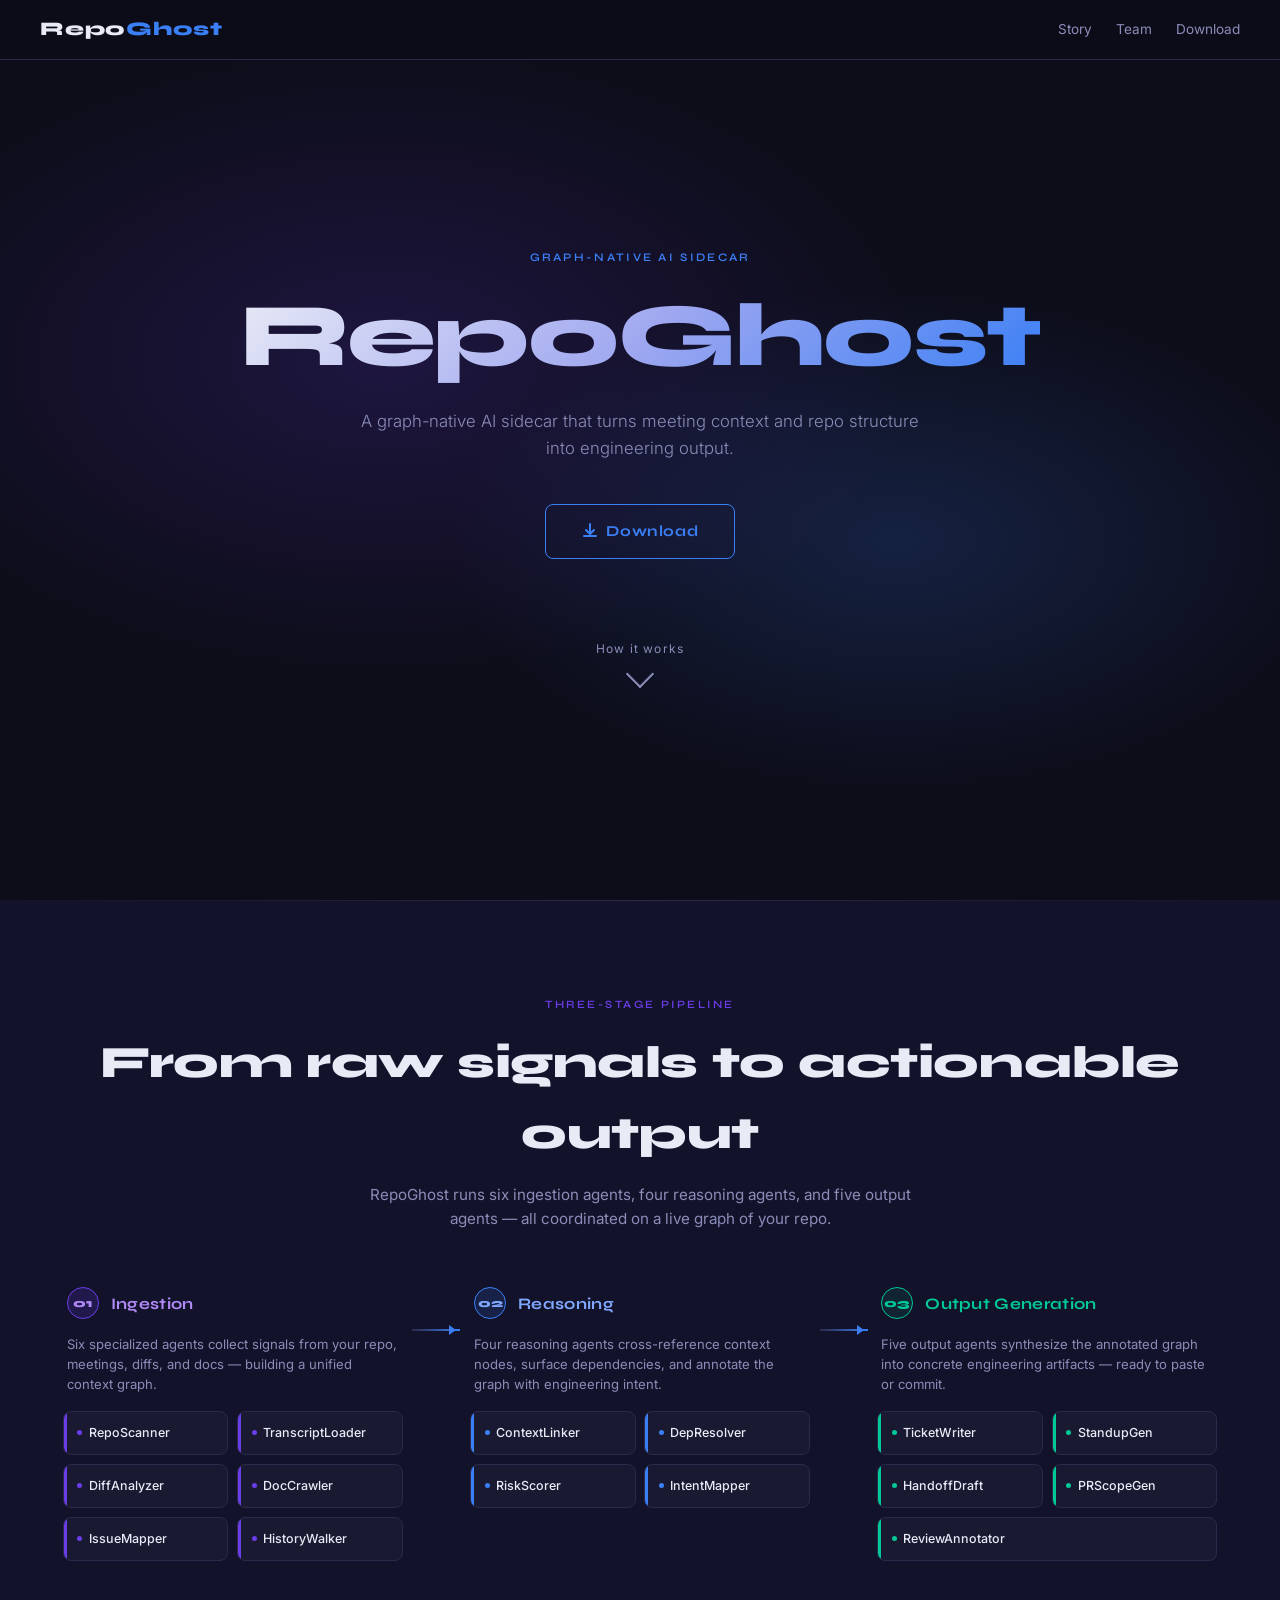
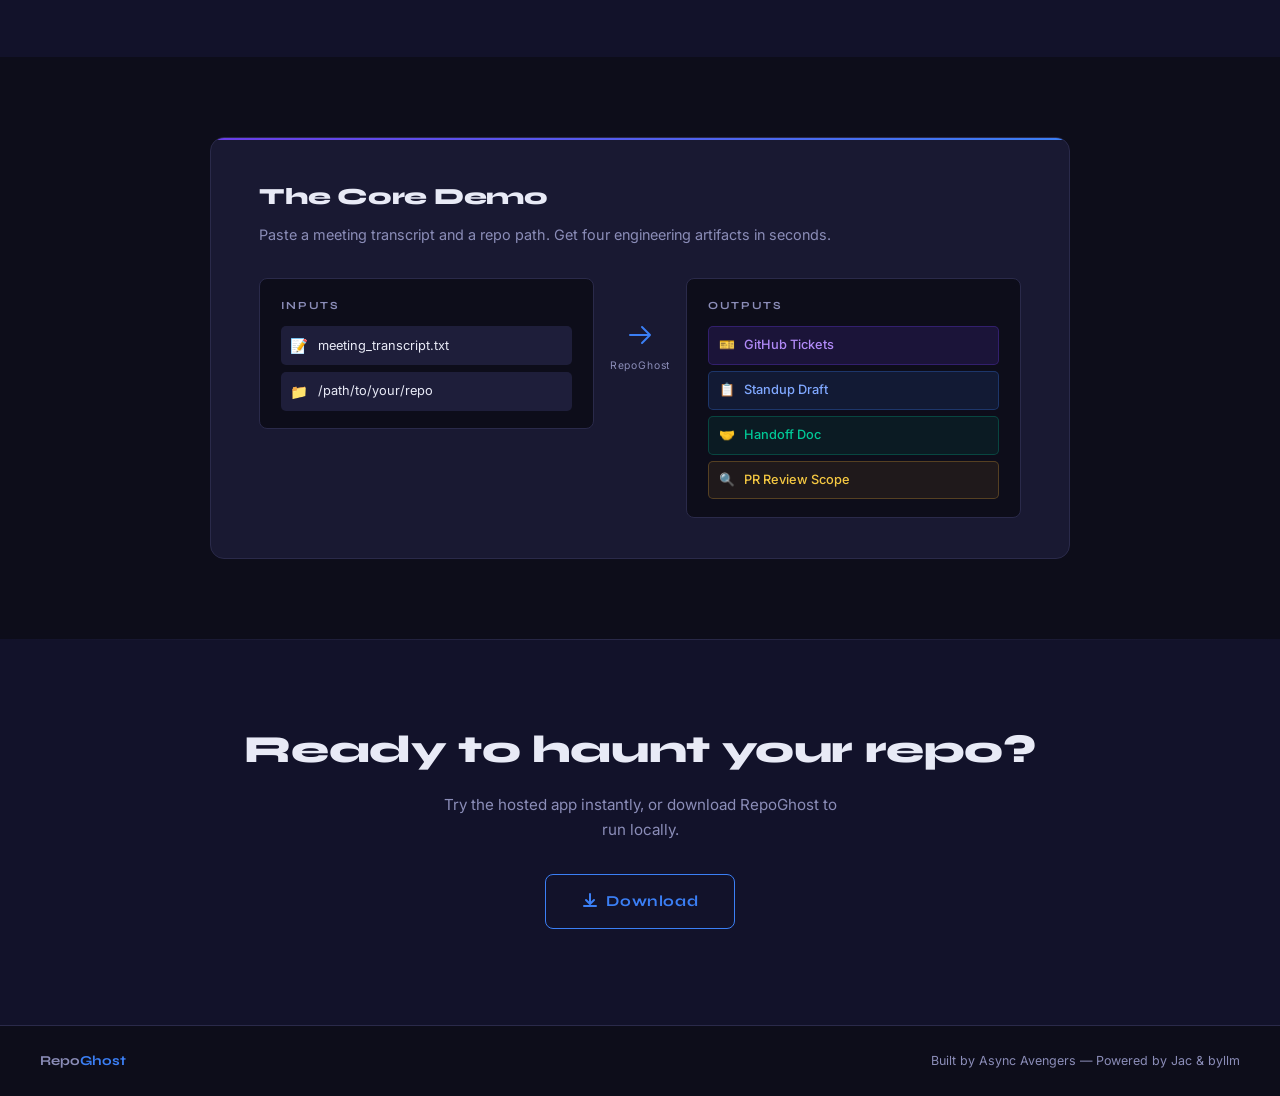
<file: index.html>
<!DOCTYPE html>
<!-- Color reference image: ../data/ref1.jpg (relative to this website/ directory) -->
<html lang="en">
<head>
  <meta charset="UTF-8" />
  <meta name="viewport" content="width=device-width, initial-scale=1.0" />
  <title>RepoGhost — Graph-Native AI Sidecar</title>
  <meta name="description" content="RepoGhost is a graph-native AI sidecar that understands your codebase like a senior engineer." />
  <!-- Open Graph -->
  <meta property="og:type" content="website" />
  <meta property="og:url" content="https://repo-ghost.com/" />
  <meta property="og:title" content="RepoGhost — Graph-Native AI Sidecar" />
  <meta property="og:description" content="RepoGhost is a graph-native AI sidecar that understands your codebase like a senior engineer." />
  <meta property="og:image" content="https://repo-ghost.com/og-image.png" />
  <!-- Twitter Card -->
  <meta name="twitter:card" content="summary_large_image" />
  <meta name="twitter:url" content="https://repo-ghost.com/" />
  <meta name="twitter:title" content="RepoGhost — Graph-Native AI Sidecar" />
  <meta name="twitter:description" content="RepoGhost is a graph-native AI sidecar that understands your codebase like a senior engineer." />
  <meta name="twitter:image" content="https://repo-ghost.com/og-image.png" />
  <link rel="preconnect" href="https://fonts.googleapis.com" />
  <link rel="preconnect" href="https://fonts.gstatic.com" crossorigin />
  <link href="https://fonts.googleapis.com/css2?family=Syne:wght@400;600;700;800&family=Inter:wght@300;400;500&display=swap" rel="stylesheet" />
  <style>
    *, *::before, *::after { box-sizing: border-box; margin: 0; padding: 0; }

    :root {
      --bg-deep:    #0d0d1a;
      --bg-mid:     #12122a;
      --bg-card:    #191932;
      --bg-card2:   #1e1e3a;
      --accent:     #3b7ff5;
      --purple:     #6a3de8;
      --text:       #e8eaf6;
      --text-muted: #8b8db8;
      --border:     #2a2a4a;
      --glow-blue:  rgba(59,127,245,0.18);
      --glow-purple: rgba(106,61,232,0.18);
    }

    html { scroll-behavior: smooth; }

    body {
      background: var(--bg-deep);
      color: var(--text);
      font-family: 'Inter', sans-serif;
      font-size: 16px;
      line-height: 1.6;
      min-height: 100vh;
      overflow-x: hidden;
    }

    /* ── NAV ── */
    nav {
      position: fixed;
      top: 0; left: 0; right: 0;
      z-index: 100;
      display: flex;
      align-items: center;
      justify-content: space-between;
      padding: 0 2.5rem;
      height: 60px;
      background: rgba(13,13,26,0.82);
      backdrop-filter: blur(14px);
      border-bottom: 1px solid var(--border);
    }

    .nav-logo {
      font-family: 'Syne', sans-serif;
      font-weight: 800;
      font-size: 1.2rem;
      letter-spacing: 0.04em;
      color: var(--text);
      text-decoration: none;
    }

    .nav-logo span { color: var(--accent); }

    .nav-link {
      font-size: 0.85rem;
      color: var(--text-muted);
      text-decoration: none;
      transition: color 0.2s;
    }
    .nav-link:hover { color: var(--text); }

    /* ── HERO ── */
    #hero {
      min-height: 100vh;
      display: flex;
      flex-direction: column;
      align-items: center;
      justify-content: center;
      text-align: center;
      padding: 6rem 2rem 4rem;
      position: relative;
      overflow: hidden;
    }

    #hero::before {
      content: '';
      position: absolute;
      inset: 0;
      background:
        radial-gradient(ellipse 60% 50% at 30% 40%, var(--glow-purple) 0%, transparent 70%),
        radial-gradient(ellipse 50% 40% at 70% 60%, var(--glow-blue) 0%, transparent 70%);
      pointer-events: none;
    }

    .hero-eyebrow {
      font-family: 'Syne', sans-serif;
      font-size: 0.72rem;
      font-weight: 600;
      letter-spacing: 0.2em;
      text-transform: uppercase;
      color: var(--accent);
      margin-bottom: 1.4rem;
      opacity: 0;
      transform: translateY(14px);
      animation: fadeUp 0.6s ease forwards 0.1s;
    }

    .hero-title {
      font-family: 'Syne', sans-serif;
      font-weight: 800;
      font-size: clamp(3rem, 7vw, 6rem);
      line-height: 1.05;
      letter-spacing: -0.02em;
      background: linear-gradient(135deg, #e8eaf6 0%, #a0a8f0 50%, var(--accent) 100%);
      -webkit-background-clip: text;
      -webkit-text-fill-color: transparent;
      background-clip: text;
      opacity: 0;
      transform: translateY(18px);
      animation: fadeUp 0.65s ease forwards 0.25s;
    }

    .hero-sub {
      margin-top: 1.6rem;
      max-width: 560px;
      font-size: 1.05rem;
      font-weight: 300;
      color: var(--text-muted);
      opacity: 0;
      transform: translateY(14px);
      animation: fadeUp 0.65s ease forwards 0.45s;
    }

    .hero-cta {
      margin-top: 2.6rem;
      opacity: 0;
      transform: translateY(14px);
      animation: fadeUp 0.65s ease forwards 0.65s;
    }

    .btn-primary {
      display: inline-flex;
      align-items: center;
      gap: 0.55rem;
      padding: 0.9rem 2.2rem;
      background: linear-gradient(135deg, var(--accent) 0%, var(--purple) 100%);
      color: #fff;
      font-family: 'Syne', sans-serif;
      font-weight: 700;
      font-size: 0.95rem;
      letter-spacing: 0.04em;
      text-decoration: none;
      border-radius: 8px;
      border: none;
      cursor: pointer;
      transition: transform 0.18s, box-shadow 0.18s;
      box-shadow: 0 4px 24px rgba(59,127,245,0.35);
    }
    .btn-primary:hover {
      transform: translateY(-2px);
      box-shadow: 0 8px 36px rgba(59,127,245,0.5);
    }
    .btn-primary svg { width: 16px; height: 16px; flex-shrink: 0; }

    .btn-secondary {
      display: inline-flex;
      align-items: center;
      gap: 0.55rem;
      padding: 0.9rem 2.2rem;
      background: transparent;
      color: var(--accent);
      font-family: 'Syne', sans-serif;
      font-weight: 700;
      font-size: 0.95rem;
      letter-spacing: 0.04em;
      text-decoration: none;
      border-radius: 8px;
      border: 1px solid var(--accent);
      cursor: pointer;
      transition: transform 0.18s, box-shadow 0.18s, background 0.18s;
    }
    .btn-secondary:hover {
      transform: translateY(-2px);
      background: rgba(59,127,245,0.1);
      box-shadow: 0 6px 24px rgba(59,127,245,0.2);
    }

    .nav-cta {
      display: inline-flex;
      align-items: center;
      padding: 0.45rem 1.1rem;
      background: linear-gradient(135deg, #3b7ff5 0%, #6a3de8 100%);
      color: #fff !important;
      font-family: 'Syne', sans-serif;
      font-weight: 700;
      font-size: 0.8rem;
      letter-spacing: 0.04em;
      text-decoration: none;
      border-radius: 8px;
      transition: transform 0.18s, box-shadow 0.18s;
      box-shadow: 0 4px 16px rgba(59,127,245,0.3);
    }
    .nav-cta:hover { transform: translateY(-1px); box-shadow: 0 6px 24px rgba(59,127,245,0.45); }

    .scroll-hint {
      margin-top: 5rem;
      opacity: 0;
      animation: fadeUp 0.65s ease forwards 0.9s;
      display: flex;
      flex-direction: column;
      align-items: center;
      gap: 0.4rem;
      color: var(--text-muted);
      font-size: 0.75rem;
      letter-spacing: 0.1em;
    }
    .scroll-hint .chevron {
      width: 20px; height: 20px;
      border-right: 2px solid var(--text-muted);
      border-bottom: 2px solid var(--text-muted);
      transform: rotate(45deg);
      animation: bounce 1.6s ease infinite;
    }

    /* ── PIPELINE SECTION ── */
    #pipeline {
      background: var(--bg-mid);
      padding: 6rem 2rem;
      position: relative;
    }

    #pipeline::before {
      content: '';
      position: absolute;
      top: 0; left: 0; right: 0;
      height: 1px;
      background: linear-gradient(90deg, transparent, var(--border), transparent);
    }

    .section-label {
      text-align: center;
      font-family: 'Syne', sans-serif;
      font-size: 0.7rem;
      font-weight: 600;
      letter-spacing: 0.22em;
      text-transform: uppercase;
      color: var(--purple);
      margin-bottom: 0.8rem;
    }

    .section-title {
      text-align: center;
      font-family: 'Syne', sans-serif;
      font-weight: 800;
      font-size: clamp(1.8rem, 3.5vw, 2.8rem);
      letter-spacing: -0.01em;
      color: var(--text);
      margin-bottom: 0.8rem;
    }

    .section-body {
      text-align: center;
      max-width: 560px;
      margin: 0 auto 3.5rem;
      color: var(--text-muted);
      font-size: 0.95rem;
    }

    /* pipeline row */
    .pipeline-row {
      display: flex;
      align-items: flex-start;
      justify-content: center;
      gap: 0;
      flex-wrap: wrap;
      max-width: 1200px;
      margin: 0 auto;
    }

    .stage-block {
      flex: 1 1 280px;
      max-width: 340px;
    }

    .stage-header {
      display: flex;
      align-items: center;
      gap: 0.75rem;
      margin-bottom: 1rem;
      padding: 0 0.25rem;
    }

    .stage-num {
      width: 32px; height: 32px;
      border-radius: 50%;
      display: flex; align-items: center; justify-content: center;
      font-family: 'Syne', sans-serif;
      font-size: 0.75rem;
      font-weight: 800;
      flex-shrink: 0;
    }
    .stage-num.s1 { background: var(--glow-purple); border: 1px solid var(--purple); color: #b18af8; }
    .stage-num.s2 { background: rgba(59,127,245,0.15); border: 1px solid var(--accent); color: #80a8ff; }
    .stage-num.s3 { background: rgba(0,200,150,0.1); border: 1px solid #00c896; color: #00c896; }

    .stage-name {
      font-family: 'Syne', sans-serif;
      font-weight: 700;
      font-size: 1rem;
      letter-spacing: 0.02em;
    }
    .stage-name.s1 { color: #b18af8; }
    .stage-name.s2 { color: #80a8ff; }
    .stage-name.s3 { color: #00c896; }

    .stage-desc {
      font-size: 0.82rem;
      color: var(--text-muted);
      margin-bottom: 1rem;
      padding: 0 0.25rem;
      line-height: 1.5;
    }

    .agent-grid {
      display: grid;
      grid-template-columns: 1fr 1fr;
      gap: 0.55rem;
    }

    .agent-card {
      background: var(--bg-card);
      border: 1px solid var(--border);
      border-radius: 8px;
      padding: 0.7rem 0.85rem;
      font-size: 0.78rem;
      font-weight: 500;
      color: var(--text);
      transition: transform 0.18s, box-shadow 0.18s, border-color 0.18s;
      cursor: default;
      position: relative;
      overflow: hidden;
    }

    .agent-card::before {
      content: '';
      position: absolute;
      top: 0; left: 0;
      width: 3px; height: 100%;
      border-radius: 8px 0 0 8px;
    }
    .stage-1 .agent-card::before { background: var(--purple); }
    .stage-2 .agent-card::before { background: var(--accent); }
    .stage-3 .agent-card::before { background: #00c896; }

    .agent-card:hover {
      transform: translateY(-3px);
      box-shadow: 0 6px 24px rgba(0,0,0,0.3);
    }
    .stage-1 .agent-card:hover { border-color: var(--purple); box-shadow: 0 6px 24px var(--glow-purple); }
    .stage-2 .agent-card:hover { border-color: var(--accent); box-shadow: 0 6px 24px var(--glow-blue); }
    .stage-3 .agent-card:hover { border-color: #00c896; box-shadow: 0 6px 24px rgba(0,200,150,0.18); }

    .agent-dot {
      display: inline-block;
      width: 5px; height: 5px;
      border-radius: 50%;
      margin-right: 0.4rem;
      vertical-align: middle;
      position: relative;
      top: -1px;
    }
    .stage-1 .agent-dot { background: var(--purple); }
    .stage-2 .agent-dot { background: var(--accent); }
    .stage-3 .agent-dot { background: #00c896; }

    /* arrow between stages */
    .stage-arrow {
      display: flex;
      align-items: center;
      justify-content: center;
      padding: 0 0.6rem;
      padding-top: 2.6rem;
      flex-shrink: 0;
    }

    .arrow-line {
      width: 48px;
      height: 2px;
      background: linear-gradient(90deg, var(--border), var(--accent));
      position: relative;
    }
    .arrow-line::after {
      content: '';
      position: absolute;
      right: -1px; top: 50%;
      transform: translateY(-50%);
      border: 5px solid transparent;
      border-left: 7px solid var(--accent);
    }

    /* ── DEMO MOMENT ── */
    #demo {
      padding: 5rem 2rem;
      background: var(--bg-deep);
      position: relative;
    }

    .demo-inner {
      max-width: 860px;
      margin: 0 auto;
      background: var(--bg-card);
      border: 1px solid var(--border);
      border-radius: 14px;
      padding: 2.5rem 3rem;
      position: relative;
      overflow: hidden;
    }

    .demo-inner::before {
      content: '';
      position: absolute;
      top: 0; left: 0; right: 0;
      height: 2px;
      background: linear-gradient(90deg, var(--purple), var(--accent));
    }

    .demo-title {
      font-family: 'Syne', sans-serif;
      font-size: 1.45rem;
      font-weight: 800;
      letter-spacing: -0.01em;
      margin-bottom: 0.5rem;
    }

    .demo-sub {
      color: var(--text-muted);
      font-size: 0.9rem;
      margin-bottom: 2rem;
    }

    .demo-io {
      display: grid;
      grid-template-columns: 1fr auto 1fr;
      gap: 1rem;
      align-items: start;
    }

    .demo-box {
      background: var(--bg-deep);
      border: 1px solid var(--border);
      border-radius: 8px;
      padding: 1.1rem 1.3rem;
    }

    .demo-box-label {
      font-family: 'Syne', sans-serif;
      font-size: 0.68rem;
      font-weight: 700;
      letter-spacing: 0.15em;
      text-transform: uppercase;
      color: var(--text-muted);
      margin-bottom: 0.75rem;
    }

    .demo-input-item {
      display: flex;
      align-items: center;
      gap: 0.6rem;
      padding: 0.5rem 0.6rem;
      background: var(--bg-card2);
      border-radius: 5px;
      font-size: 0.8rem;
      margin-bottom: 0.4rem;
      color: var(--text);
    }
    .demo-input-item:last-child { margin-bottom: 0; }
    .demo-icon { font-size: 0.9rem; }

    .demo-arrow-mid {
      display: flex;
      align-items: center;
      justify-content: center;
      padding-top: 2.4rem;
      flex-direction: column;
      gap: 0.3rem;
    }

    .demo-arrow-svg {
      width: 36px; height: 36px;
      color: var(--accent);
    }

    .demo-output-item {
      display: flex;
      align-items: center;
      gap: 0.6rem;
      padding: 0.5rem 0.6rem;
      border-radius: 5px;
      font-size: 0.8rem;
      margin-bottom: 0.4rem;
      font-weight: 500;
    }
    .demo-output-item:last-child { margin-bottom: 0; }
    .out-ticket  { background: rgba(106,61,232,0.15); color: #b18af8; border: 1px solid rgba(106,61,232,0.3); }
    .out-standup { background: rgba(59,127,245,0.12); color: #80a8ff; border: 1px solid rgba(59,127,245,0.28); }
    .out-handoff { background: rgba(0,200,150,0.08); color: #00c896; border: 1px solid rgba(0,200,150,0.25); }
    .out-pr      { background: rgba(245,180,59,0.08); color: #f5c842; border: 1px solid rgba(245,180,59,0.25); }

    /* ── BOTTOM CTA ── */
    #cta-bottom {
      padding: 5rem 2rem 6rem;
      text-align: center;
      background: var(--bg-mid);
      position: relative;
    }
    #cta-bottom::before {
      content: '';
      position: absolute;
      top: 0; left: 0; right: 0;
      height: 1px;
      background: linear-gradient(90deg, transparent, var(--border), transparent);
    }

    .cta-title {
      font-family: 'Syne', sans-serif;
      font-weight: 800;
      font-size: clamp(1.6rem, 3vw, 2.4rem);
      letter-spacing: -0.01em;
      margin-bottom: 0.8rem;
    }

    .cta-sub {
      color: var(--text-muted);
      font-size: 0.95rem;
      max-width: 420px;
      margin: 0 auto 2rem;
    }

    /* ── FOOTER ── */
    footer {
      padding: 1.5rem 2.5rem;
      background: var(--bg-deep);
      border-top: 1px solid var(--border);
      display: flex;
      align-items: center;
      justify-content: space-between;
      flex-wrap: wrap;
      gap: 0.5rem;
    }

    .footer-logo {
      font-family: 'Syne', sans-serif;
      font-size: 0.85rem;
      font-weight: 700;
      color: var(--text-muted);
    }
    .footer-logo span { color: var(--accent); }

    .footer-copy {
      font-size: 0.78rem;
      color: var(--text-muted);
    }

    /* ── ANIMATIONS ── */
    @keyframes fadeUp {
      to { opacity: 1; transform: translateY(0); }
    }

    @keyframes bounce {
      0%, 100% { transform: rotate(45deg) translateY(0); }
      50%       { transform: rotate(45deg) translateY(5px); }
    }

    /* ── RESPONSIVE ── */
    @media (max-width: 760px) {
      .pipeline-row { flex-direction: column; align-items: center; }
      .stage-arrow { transform: rotate(90deg); padding: 0.5rem 0; padding-top: 0; }
      .demo-io { grid-template-columns: 1fr; }
      .demo-arrow-mid { transform: rotate(90deg); }
      .demo-inner { padding: 1.8rem 1.4rem; }
    }

    /* ── HAMBURGER / MOBILE NAV ── */
    .nav-links {
      display: flex;
      gap: 1.5rem;
      align-items: center;
    }

    .hamburger {
      display: none;
      flex-direction: column;
      justify-content: center;
      gap: 5px;
      background: none;
      border: none;
      cursor: pointer;
      padding: 6px 4px;
    }

    .hamburger .bar {
      display: block;
      width: 22px;
      height: 2px;
      background: #e8eaf6;
      border-radius: 2px;
      transition: transform 0.25s ease, opacity 0.25s ease;
      transform-origin: center;
    }

    .hamburger.open .bar:nth-child(1) { transform: translateY(7px) rotate(45deg); }
    .hamburger.open .bar:nth-child(2) { opacity: 0; transform: scaleX(0); }
    .hamburger.open .bar:nth-child(3) { transform: translateY(-7px) rotate(-45deg); }

    .nav-dropdown {
      position: fixed;
      top: 60px;
      left: 0;
      right: 0;
      z-index: 99;
      background: rgba(13,13,26,0.97);
      backdrop-filter: blur(14px);
      border-bottom: 1px solid transparent;
      max-height: 0;
      overflow: hidden;
      transition: max-height 0.28s ease, border-color 0.28s ease;
    }

    .nav-dropdown.open {
      max-height: 300px;
      border-bottom-color: #2a2a4a;
    }

    .nav-dropdown a {
      display: block;
      padding: 0.85rem 2.5rem;
      font-size: 0.9rem;
      font-family: 'Inter', sans-serif;
      font-weight: 400;
      color: #8b8db8;
      text-decoration: none;
      border-bottom: 1px solid #2a2a4a;
      transition: color 0.15s, background 0.15s;
    }
    .nav-dropdown a:last-child { border-bottom: none; }
    .nav-dropdown a:hover { color: #e8eaf6; background: rgba(59,127,245,0.06); }
    .nav-dropdown a.active { color: #e8eaf6; }

    @media (max-width: 767px) {
      .nav-links { display: none; }
      .hamburger  { display: flex; }
    }
  </style>
</head>
<body>

  <!-- NAV -->
  <nav>
    <a class="nav-logo" href="#hero">Repo<span>Ghost</span></a>
    <div class="nav-links">
      <a class="nav-link" href="story.html">Story</a>
      <a class="nav-link" href="team.html">Team</a>
      <a class="nav-link" href="download.html">Download</a>
      <!-- <a class="nav-cta" href="https://app.repo-ghost.com" target="_blank" rel="noopener">Try it Live</a> -->
    </div>
    <button class="hamburger" id="nav-hamburger" aria-label="Toggle menu" aria-expanded="false">
      <span class="bar"></span>
      <span class="bar"></span>
      <span class="bar"></span>
    </button>
  </nav>
  <div class="nav-dropdown" id="nav-dropdown">
    <a href="story.html">Story</a>
    <a href="team.html">Team</a>
    <a href="download.html">Download</a>
    <!-- <a href="https://app.repo-ghost.com" target="_blank" rel="noopener">Try it Live</a> -->
  </div>

  <!-- ── HERO ── -->
  <section id="hero">
    <p class="hero-eyebrow">Graph-Native AI Sidecar</p>
    <h1 class="hero-title">RepoGhost</h1>
    <p class="hero-sub">
      A graph-native AI sidecar that turns meeting context and repo structure into engineering output.
    </p>
    <div class="hero-cta" style="display:flex;gap:1rem;flex-wrap:wrap;justify-content:center;">
      <!-- <a class="btn-primary" href="https://app.repo-ghost.com" target="_blank" rel="noopener">
        <svg viewBox="0 0 16 16" fill="none" stroke="currentColor" stroke-width="2" stroke-linecap="round" stroke-linejoin="round">
          <path d="M2 8h12M8 2l6 6-6 6"/>
        </svg>
        Try it Live
      </a> -->
      <a class="btn-secondary" href="download.html">
        <svg viewBox="0 0 16 16" fill="none" stroke="currentColor" stroke-width="2" stroke-linecap="round" stroke-linejoin="round" style="width:16px;height:16px;">
          <path d="M8 1v9M4 7l4 4 4-4"/><path d="M2 13h12"/>
        </svg>
        Download
      </a>
    </div>
    <div class="scroll-hint">
      <span>How it works</span>
      <div class="chevron"></div>
    </div>
  </section>

  <!-- ── PIPELINE ── -->
  <section id="pipeline">
    <p class="section-label">Three-Stage Pipeline</p>
    <h2 class="section-title">From raw signals to actionable output</h2>
    <p class="section-body">
      RepoGhost runs six ingestion agents, four reasoning agents, and five output agents — all coordinated on a live graph of your repo.
    </p>

    <div class="pipeline-row">

      <!-- STAGE 1: INGESTION -->
      <div class="stage-block stage-1">
        <div class="stage-header">
          <div class="stage-num s1">01</div>
          <span class="stage-name s1">Ingestion</span>
        </div>
        <p class="stage-desc">
          Six specialized agents collect signals from your repo, meetings, diffs, and docs — building a unified context graph.
        </p>
        <div class="agent-grid">
          <div class="agent-card"><span class="agent-dot"></span>RepoScanner</div>
          <div class="agent-card"><span class="agent-dot"></span>TranscriptLoader</div>
          <div class="agent-card"><span class="agent-dot"></span>DiffAnalyzer</div>
          <div class="agent-card"><span class="agent-dot"></span>DocCrawler</div>
          <div class="agent-card"><span class="agent-dot"></span>IssueMapper</div>
          <div class="agent-card"><span class="agent-dot"></span>HistoryWalker</div>
        </div>
      </div>

      <div class="stage-arrow">
        <div class="arrow-line"></div>
      </div>

      <!-- STAGE 2: REASONING -->
      <div class="stage-block stage-2">
        <div class="stage-header">
          <div class="stage-num s2">02</div>
          <span class="stage-name s2">Reasoning</span>
        </div>
        <p class="stage-desc">
          Four reasoning agents cross-reference context nodes, surface dependencies, and annotate the graph with engineering intent.
        </p>
        <div class="agent-grid">
          <div class="agent-card"><span class="agent-dot"></span>ContextLinker</div>
          <div class="agent-card"><span class="agent-dot"></span>DepResolver</div>
          <div class="agent-card"><span class="agent-dot"></span>RiskScorer</div>
          <div class="agent-card"><span class="agent-dot"></span>IntentMapper</div>
        </div>
      </div>

      <div class="stage-arrow">
        <div class="arrow-line"></div>
      </div>

      <!-- STAGE 3: OUTPUT -->
      <div class="stage-block stage-3">
        <div class="stage-header">
          <div class="stage-num s3">03</div>
          <span class="stage-name s3">Output Generation</span>
        </div>
        <p class="stage-desc">
          Five output agents synthesize the annotated graph into concrete engineering artifacts — ready to paste or commit.
        </p>
        <div class="agent-grid">
          <div class="agent-card"><span class="agent-dot"></span>TicketWriter</div>
          <div class="agent-card"><span class="agent-dot"></span>StandupGen</div>
          <div class="agent-card"><span class="agent-dot"></span>HandoffDraft</div>
          <div class="agent-card"><span class="agent-dot"></span>PRScopeGen</div>
          <div class="agent-card" style="grid-column: span 2;"><span class="agent-dot"></span>ReviewAnnotator</div>
        </div>
      </div>

    </div>
  </section>

  <!-- ── DEMO MOMENT ── -->
  <section id="demo">
    <div class="demo-inner">
      <h2 class="demo-title">The Core Demo</h2>
      <p class="demo-sub">Paste a meeting transcript and a repo path. Get four engineering artifacts in seconds.</p>

      <div class="demo-io">

        <div class="demo-box">
          <div class="demo-box-label">Inputs</div>
          <div class="demo-input-item">
            <span class="demo-icon">📝</span>
            <span>meeting_transcript.txt</span>
          </div>
          <div class="demo-input-item">
            <span class="demo-icon">📁</span>
            <span>/path/to/your/repo</span>
          </div>
        </div>

        <div class="demo-arrow-mid">
          <svg class="demo-arrow-svg" viewBox="0 0 36 36" fill="none" stroke="currentColor" stroke-width="2" stroke-linecap="round" stroke-linejoin="round">
            <path d="M8 18h20M20 10l8 8-8 8"/>
          </svg>
          <span style="font-size:0.65rem; color:var(--text-muted); letter-spacing:0.08em;">RepoGhost</span>
        </div>

        <div class="demo-box">
          <div class="demo-box-label">Outputs</div>
          <div class="demo-output-item out-ticket">
            <span>🎫</span> GitHub Tickets
          </div>
          <div class="demo-output-item out-standup">
            <span>📋</span> Standup Draft
          </div>
          <div class="demo-output-item out-handoff">
            <span>🤝</span> Handoff Doc
          </div>
          <div class="demo-output-item out-pr">
            <span>🔍</span> PR Review Scope
          </div>
        </div>

      </div>
    </div>
  </section>

  <!-- ── BOTTOM CTA ── -->
  <section id="cta-bottom">
    <h2 class="cta-title">Ready to haunt your repo?</h2>
    <p class="cta-sub">Try the hosted app instantly, or download RepoGhost to run locally.</p>
    <div style="display:flex;gap:1rem;flex-wrap:wrap;justify-content:center;">
      <!-- <a class="btn-primary" href="https://app.repo-ghost.com" target="_blank" rel="noopener">
        <svg viewBox="0 0 16 16" fill="none" stroke="currentColor" stroke-width="2" stroke-linecap="round" stroke-linejoin="round" style="width:16px;height:16px;">
          <path d="M2 8h12M8 2l6 6-6 6"/>
        </svg>
        Try it Live
      </a> -->
      <a class="btn-secondary" href="download.html">
        <svg viewBox="0 0 16 16" fill="none" stroke="currentColor" stroke-width="2" stroke-linecap="round" stroke-linejoin="round" style="width:16px;height:16px;">
          <path d="M8 1v9M4 7l4 4 4-4"/><path d="M2 13h12"/>
        </svg>
        Download
      </a>
    </div>
  </section>

  <!-- ── FOOTER ── -->
  <footer>
    <span class="footer-logo">Repo<span>Ghost</span></span>
    <span class="footer-copy">Built by Async Avengers &mdash; Powered by Jac &amp; byllm</span>
  </footer>

  <script>
    (function () {
      var btn      = document.getElementById('nav-hamburger');
      var dropdown = document.getElementById('nav-dropdown');
      if (!btn || !dropdown) return;
      btn.addEventListener('click', function () {
        var open = btn.classList.toggle('open');
        dropdown.classList.toggle('open', open);
        btn.setAttribute('aria-expanded', String(open));
      });
      dropdown.querySelectorAll('a').forEach(function (link) {
        link.addEventListener('click', function () {
          btn.classList.remove('open');
          dropdown.classList.remove('open');
          btn.setAttribute('aria-expanded', 'false');
        });
      });
    })();
  </script>
</body>
</html>
</file>
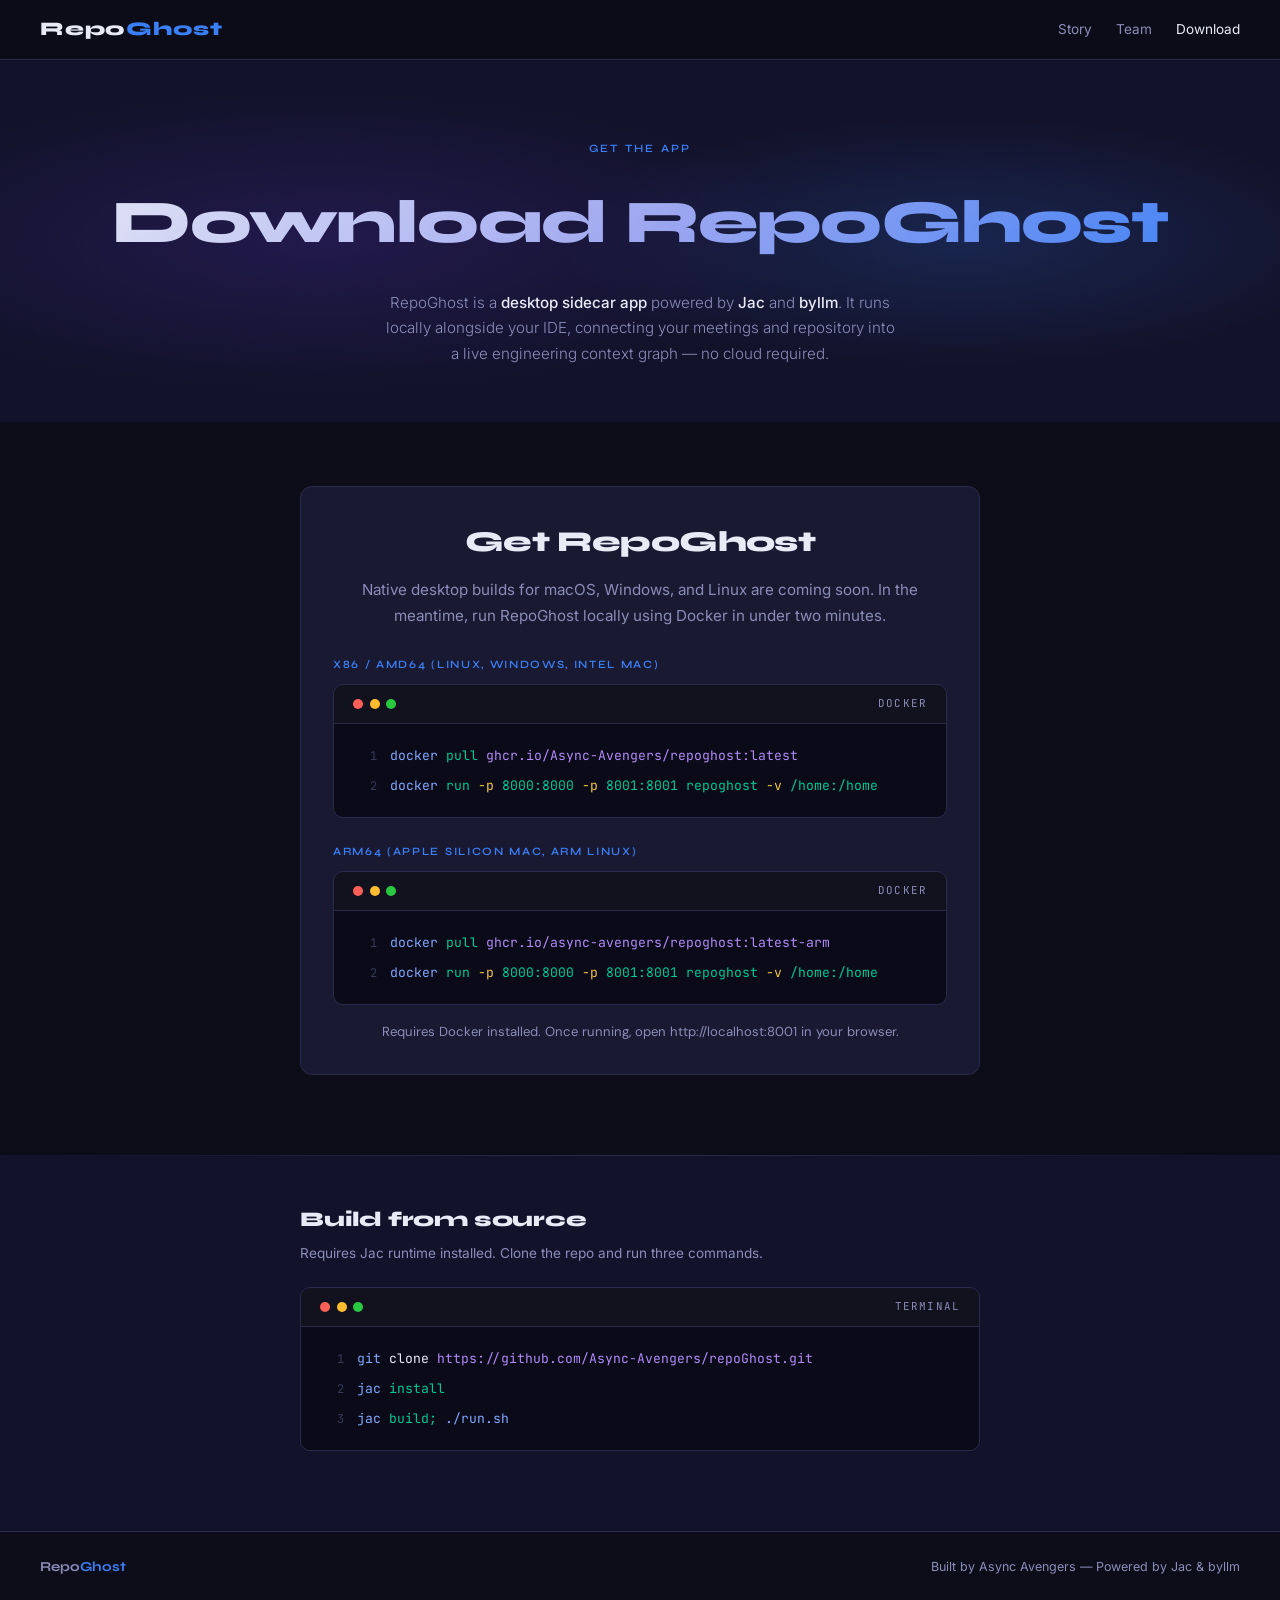
<file: download.html>
<!DOCTYPE html>
<!-- Color reference image: ../data/ref1.jpg (relative to this website/ directory) -->
<html lang="en">
<head>
  <meta charset="UTF-8" />
  <meta name="viewport" content="width=device-width, initial-scale=1.0" />
  <title>Download RepoGhost</title>
  <meta name="description" content="Download RepoGhost — the graph-native AI sidecar for your codebase." />
  <!-- Open Graph -->
  <meta property="og:type" content="website" />
  <meta property="og:url" content="https://repo-ghost.com/download.html" />
  <meta property="og:title" content="Download RepoGhost" />
  <meta property="og:description" content="Download RepoGhost — the graph-native AI sidecar for your codebase." />
  <meta property="og:image" content="https://repo-ghost.com/og-image.png" />
  <!-- Twitter Card -->
  <meta name="twitter:card" content="summary_large_image" />
  <meta name="twitter:url" content="https://repo-ghost.com/download.html" />
  <meta name="twitter:title" content="Download RepoGhost" />
  <meta name="twitter:description" content="Download RepoGhost — the graph-native AI sidecar for your codebase." />
  <meta name="twitter:image" content="https://repo-ghost.com/og-image.png" />
  <link rel="preconnect" href="https://fonts.googleapis.com" />
  <link rel="preconnect" href="https://fonts.gstatic.com" crossorigin />
  <link href="https://fonts.googleapis.com/css2?family=Syne:wght@400;600;700;800&family=Inter:wght@300;400;500&family=JetBrains+Mono:wght@400;500&family=DM+Sans:wght@300;400;500&display=swap" rel="stylesheet" />
  <style>
    *, *::before, *::after { box-sizing: border-box; margin: 0; padding: 0; }

    :root {
      --bg-deep:     #0d0d1a;
      --bg-mid:      #12122a;
      --bg-card:     #191932;
      --bg-card2:    #1e1e3a;
      --bg-code:     #0a0a18;
      --accent:      #3b7ff5;
      --purple:      #6a3de8;
      --text:        #e8eaf6;
      --text-muted:  #8b8db8;
      --border:      #2a2a4a;
      --glow-blue:   rgba(59,127,245,0.18);
      --glow-purple: rgba(106,61,232,0.18);

    }

    html { scroll-behavior: smooth; }

    body {
      background: var(--bg-deep);
      color: var(--text);
      font-family: 'Inter', sans-serif;
      font-size: 16px;
      line-height: 1.6;
      min-height: 100vh;
      overflow-x: hidden;
    }

    /* ── NAV ── */
    nav {
      position: sticky;
      top: 0;
      z-index: 100;
      display: flex;
      align-items: center;
      justify-content: space-between;
      padding: 0 2.5rem;
      height: 60px;
      background: rgba(13,13,26,0.9);
      backdrop-filter: blur(14px);
      border-bottom: 1px solid var(--border);
    }

    .nav-logo {
      font-family: 'Syne', sans-serif;
      font-weight: 800;
      font-size: 1.2rem;
      letter-spacing: 0.04em;
      color: var(--text);
      text-decoration: none;
    }
    .nav-logo span { color: var(--accent); }

    .nav-link {
      font-size: 0.85rem;
      color: var(--text-muted);
      text-decoration: none;
      transition: color 0.2s;
    }
    .nav-link:hover { color: var(--text); }

    /* ── HEADER ── */
    .page-header {
      text-align: center;
      padding: 5rem 2rem 3.5rem;
      background: var(--bg-mid);
      position: relative;
      overflow: hidden;
    }

    .page-header::before {
      content: '';
      position: absolute;
      inset: 0;
      background:
        radial-gradient(ellipse 55% 60% at 25% 50%, var(--glow-purple) 0%, transparent 70%),
        radial-gradient(ellipse 45% 50% at 75% 50%, var(--glow-blue) 0%, transparent 70%);
      pointer-events: none;
    }

    .page-eyebrow {
      font-family: 'Syne', sans-serif;
      font-size: 0.7rem;
      font-weight: 600;
      letter-spacing: 0.2em;
      text-transform: uppercase;
      color: var(--accent);
      margin-bottom: 1rem;
      opacity: 0;
      transform: translateY(10px);
      animation: fadeUp 0.5s ease forwards 0.1s;
    }

    .page-title {
      font-family: 'Syne', sans-serif;
      font-weight: 800;
      font-size: clamp(2.2rem, 5vw, 3.8rem);
      letter-spacing: -0.02em;
      background: linear-gradient(135deg, #e8eaf6 0%, #a0a8f0 50%, var(--accent) 100%);
      -webkit-background-clip: text;
      -webkit-text-fill-color: transparent;
      background-clip: text;
      margin-bottom: 1.2rem;
      opacity: 0;
      transform: translateY(12px);
      animation: fadeUp 0.55s ease forwards 0.22s;
    }

    .page-desc {
      max-width: 520px;
      margin: 0 auto;
      color: var(--text-muted);
      font-size: 0.95rem;
      font-weight: 300;
      line-height: 1.65;
      opacity: 0;
      transform: translateY(10px);
      animation: fadeUp 0.55s ease forwards 0.38s;
    }

    .page-desc strong { color: var(--text); font-weight: 500; }

    /* ── DOCKER SECTION ── */
    .docker-section {
      padding: 4rem 2rem 5rem;
      background: var(--bg-deep);
    }

    .docker-inner {
      max-width: 680px;
      margin: 0 auto;
    }

    .docker-card {
      background: var(--bg-card);
      border: 1px solid var(--border);
      border-radius: 12px;
      padding: 2rem;
      text-align: center;
    }

    .docker-title {
      font-family: 'Syne', sans-serif;
      font-weight: 800;
      font-size: 1.8rem;
      letter-spacing: -0.02em;
      color: var(--text);
      margin-bottom: 0.8rem;
    }

    .docker-desc {
      font-size: 0.95rem;
      color: var(--text-muted);
      line-height: 1.65;
      margin-bottom: 1.8rem;
    }

    .docker-note {
      font-family: 'DM Sans', sans-serif;
      font-size: 0.82rem;
      font-weight: 400;
      color: var(--text-muted);
      margin-top: 1rem;
    }

    .docker-arch-label {
      font-family: 'Syne', sans-serif;
      font-size: 0.7rem;
      font-weight: 600;
      letter-spacing: 0.15em;
      text-transform: uppercase;
      color: var(--accent);
      text-align: left;
      margin: 1.6rem 0 0.6rem;
    }
    .docker-arch-label:first-of-type { margin-top: 0; }

    /* ── SOURCE SECTION ── */
    .source-section {
      padding: 3rem 2rem 5rem;
      background: var(--bg-mid);
      position: relative;
    }
    .source-section::before {
      content: '';
      position: absolute;
      top: 0; left: 0; right: 0;
      height: 1px;
      background: linear-gradient(90deg, transparent, var(--border), transparent);
    }

    .source-inner {
      max-width: 680px;
      margin: 0 auto;
    }

    .source-title {
      font-family: 'Syne', sans-serif;
      font-weight: 800;
      font-size: 1.3rem;
      letter-spacing: -0.01em;
      margin-bottom: 0.4rem;
    }

    .source-sub {
      font-size: 0.85rem;
      color: var(--text-muted);
      margin-bottom: 1.4rem;
    }

    .code-block {
      background: var(--bg-code);
      border: 1px solid var(--border);
      border-radius: 10px;
      overflow: hidden;
      font-family: 'JetBrains Mono', 'Fira Code', monospace;
      font-size: 0.82rem;
    }

    .code-block-header {
      display: flex;
      align-items: center;
      justify-content: space-between;
      padding: 0.65rem 1.2rem;
      background: rgba(255,255,255,0.03);
      border-bottom: 1px solid var(--border);
    }

    .code-dots {
      display: flex;
      gap: 0.4rem;
    }
    .code-dot {
      width: 10px; height: 10px;
      border-radius: 50%;
    }
    .code-dot:nth-child(1) { background: #ff5f57; }
    .code-dot:nth-child(2) { background: #febc2e; }
    .code-dot:nth-child(3) { background: #28c840; }

    .code-lang {
      font-size: 0.68rem;
      color: var(--text-muted);
      letter-spacing: 0.1em;
      text-transform: uppercase;
    }

    .code-body {
      padding: 1.3rem 1.5rem;
      display: flex;
      flex-direction: column;
      gap: 0.55rem;
    }

    .code-line {
      display: flex;
      align-items: baseline;
      gap: 0.8rem;
    }

    .line-num {
      color: #3a3a5a;
      font-size: 0.75rem;
      user-select: none;
      min-width: 1.2rem;
      text-align: right;
    }

    .line-text { color: var(--text); }
    .token-cmd  { color: #80a8ff; }
    .token-arg  { color: #00c896; }
    .token-flag { color: #f5c842; }
    .token-url  { color: #b18af8; }

    /* ── FOOTER ── */
    footer {
      padding: 1.5rem 2.5rem;
      background: var(--bg-deep);
      border-top: 1px solid var(--border);
      display: flex;
      align-items: center;
      justify-content: space-between;
      flex-wrap: wrap;
      gap: 0.5rem;
    }

    .footer-logo {
      font-family: 'Syne', sans-serif;
      font-size: 0.85rem;
      font-weight: 700;
      color: var(--text-muted);
    }
    .footer-logo span { color: var(--accent); }
    .footer-copy { font-size: 0.78rem; color: var(--text-muted); }

    /* ── ANIMATIONS ── */
    @keyframes fadeUp {
      to { opacity: 1; transform: translateY(0); }
    }

    /* ── HAMBURGER / MOBILE NAV ── */
    .nav-links {
      display: flex;
      gap: 1.5rem;
      align-items: center;
    }

    .hamburger {
      display: none;
      flex-direction: column;
      justify-content: center;
      gap: 5px;
      background: none;
      border: none;
      cursor: pointer;
      padding: 6px 4px;
    }

    .hamburger .bar {
      display: block;
      width: 22px;
      height: 2px;
      background: #e8eaf6;
      border-radius: 2px;
      transition: transform 0.25s ease, opacity 0.25s ease;
      transform-origin: center;
    }

    .hamburger.open .bar:nth-child(1) { transform: translateY(7px) rotate(45deg); }
    .hamburger.open .bar:nth-child(2) { opacity: 0; transform: scaleX(0); }
    .hamburger.open .bar:nth-child(3) { transform: translateY(-7px) rotate(-45deg); }

    .nav-dropdown {
      position: fixed;
      top: 60px;
      left: 0;
      right: 0;
      z-index: 99;
      background: rgba(13,13,26,0.97);
      backdrop-filter: blur(14px);
      border-bottom: 1px solid transparent;
      max-height: 0;
      overflow: hidden;
      transition: max-height 0.28s ease, border-color 0.28s ease;
    }

    .nav-dropdown.open {
      max-height: 300px;
      border-bottom-color: #2a2a4a;
    }

    .nav-dropdown a {
      display: block;
      padding: 0.85rem 2.5rem;
      font-size: 0.9rem;
      font-family: 'Inter', sans-serif;
      font-weight: 400;
      color: #8b8db8;
      text-decoration: none;
      border-bottom: 1px solid #2a2a4a;
      transition: color 0.15s, background 0.15s;
    }
    .nav-dropdown a:last-child { border-bottom: none; }
    .nav-dropdown a:hover { color: #e8eaf6; background: rgba(59,127,245,0.06); }
    .nav-dropdown a.active { color: #e8eaf6; }

    @media (max-width: 767px) {
      .nav-links { display: none; }
      .hamburger  { display: flex; }
    }

    .nav-cta {
      display: inline-flex;
      align-items: center;
      padding: 0.45rem 1.1rem;
      background: linear-gradient(135deg, #3b7ff5 0%, #6a3de8 100%);
      color: #fff !important;
      font-family: 'Syne', sans-serif;
      font-weight: 700;
      font-size: 0.8rem;
      letter-spacing: 0.04em;
      text-decoration: none;
      border-radius: 8px;
      transition: transform 0.18s, box-shadow 0.18s;
      box-shadow: 0 4px 16px rgba(59,127,245,0.3);
    }
    .nav-cta:hover { transform: translateY(-1px); box-shadow: 0 6px 24px rgba(59,127,245,0.45); }
  </style>
</head>
<body>

  <!-- NAV -->
  <nav>
    <a class="nav-logo" href="index.html">Repo<span>Ghost</span></a>
    <div class="nav-links">
      <a class="nav-link" href="story.html">Story</a>
      <a class="nav-link" href="team.html">Team</a>
      <a class="nav-link" href="download.html" style="color:var(--text);">Download</a>
      <!-- <a class="nav-cta" href="https://app.repo-ghost.com" target="_blank" rel="noopener">Try it Live</a> -->
    </div>
    <button class="hamburger" id="nav-hamburger" aria-label="Toggle menu" aria-expanded="false">
      <span class="bar"></span>
      <span class="bar"></span>
      <span class="bar"></span>
    </button>
  </nav>
  <div class="nav-dropdown" id="nav-dropdown">
    <a href="story.html">Story</a>
    <a href="team.html">Team</a>
    <a href="download.html" class="active">Download</a>
    <!-- <a href="https://app.repo-ghost.com" target="_blank" rel="noopener">Try it Live</a> -->
  </div>

  <!-- ── HEADER ── -->
  <div class="page-header">
    <p class="page-eyebrow">Get the App</p>
    <h1 class="page-title">Download RepoGhost</h1>
    <p class="page-desc">
      RepoGhost is a <strong>desktop sidecar app</strong> powered by
      <strong>Jac</strong> and <strong>byllm</strong>. It runs locally alongside
      your IDE, connecting your meetings and repository into a live engineering
      context graph — no cloud required.
    </p>
  </div>

  <!-- ── DOCKER ── -->
  <div class="docker-section">
    <div class="docker-inner">
      <div class="docker-card">
        <h2 class="docker-title">Get RepoGhost</h2>
        <p class="docker-desc">Native desktop builds for macOS, Windows, and Linux are coming soon. In the meantime, run RepoGhost locally using Docker in under two minutes.</p>

        <p class="docker-arch-label">x86 / amd64 (Linux, Windows, Intel Mac)</p>
        <div class="code-block">
          <div class="code-block-header">
            <div class="code-dots">
              <div class="code-dot"></div>
              <div class="code-dot"></div>
              <div class="code-dot"></div>
            </div>
            <span class="code-lang">docker</span>
          </div>
          <div class="code-body">
            <div class="code-line">
              <span class="line-num">1</span>
              <span class="line-text">
                <span class="token-cmd">docker</span>
                <span> </span>
                <span class="token-arg">pull</span>
                <span> </span>
                <span class="token-url">ghcr.io/Async-Avengers/repoghost:latest</span>
              </span>
            </div>
            <div class="code-line">
              <span class="line-num">2</span>
              <span class="line-text">
                <span class="token-cmd">docker</span>
                <span> </span>
                <span class="token-arg">run</span>
                <span> </span>
                <span class="token-flag">-p</span>
                <span> </span>
                <span class="token-arg">8000:8000</span>
                <span> </span>
                <span class="token-flag">-p</span>
                <span> </span>
                <span class="token-arg">8001:8001</span>
                <span> </span>
                <span class="token-arg">repoghost</span>
                <span> </span>
                <span class="token-flag">-v</span>
                <span></span>
                <span class="token-arg">/home:/home</span>
              </span>
            </div>
          </div>
        </div>

        <p class="docker-arch-label">ARM64 (Apple Silicon Mac, ARM Linux)</p>
        <div class="code-block">
          <div class="code-block-header">
            <div class="code-dots">
              <div class="code-dot"></div>
              <div class="code-dot"></div>
              <div class="code-dot"></div>
            </div>
            <span class="code-lang">docker</span>
          </div>
          <div class="code-body">
            <div class="code-line">
              <span class="line-num">1</span>
              <span class="line-text">
                <span class="token-cmd">docker</span>
                <span> </span>
                <span class="token-arg">pull</span>
                <span> </span>
                <span class="token-url">ghcr.io/async-avengers/repoghost:latest-arm</span>
              </span>
            </div>
            <div class="code-line">
              <span class="line-num">2</span>
              <span class="line-text">
                <span class="token-cmd">docker</span>
                <span> </span>
                <span class="token-arg">run</span>
                <span> </span>
                <span class="token-flag">-p</span>
                <span> </span>
                <span class="token-arg">8000:8000</span>
                <span> </span>
                <span class="token-flag">-p</span>
                <span> </span>
                <span class="token-arg">8001:8001</span>
                <span> </span>
                <span class="token-arg">repoghost</span>
                <span> </span>
                <span class="token-flag">-v</span>
                <span></span>
                <span class="token-arg">/home:/home</span>
              </span>
            </div>
          </div>
        </div>

        <p class="docker-note">Requires Docker installed. Once running, open http://localhost:8001 in your browser.</p>
      </div>
    </div>
  </div>

  <!-- ── BUILD FROM SOURCE ── -->
  <div class="source-section">
    <div class="source-inner">
      <h2 class="source-title">Build from source</h2>
      <p class="source-sub">Requires Jac runtime installed. Clone the repo and run three commands.</p>

      <div class="code-block">
        <div class="code-block-header">
          <div class="code-dots">
            <div class="code-dot"></div>
            <div class="code-dot"></div>
            <div class="code-dot"></div>
          </div>
          <span class="code-lang">terminal</span>
        </div>
        <div class="code-body">
          <div class="code-line">
            <span class="line-num">1</span>
            <span class="line-text">
              <span class="token-cmd">git</span>
              <span> clone </span>
              <span class="token-url">https://github.com/Async-Avengers/repoGhost.git</span>
            </span>
          </div>
          <div class="code-line">
            <span class="line-num">2</span>
            <span class="line-text">
              <span class="token-cmd">jac</span>
              <span> </span>
              <span class="token-arg">install</span>
            </span>
          </div>
          <div class="code-line">
            <span class="line-num">3</span>
            <span class="line-text">
              <span class="token-cmd">jac</span>
              <span> </span>
              <span class="token-arg">build;</span>
              <span> </span>
              <span class="token-cmd">./run.sh</span>
            </span>
          </div>
        </div>
      </div>
    </div>
  </div>

  <!-- ── FOOTER ── -->
  <footer>
    <span class="footer-logo">Repo<span>Ghost</span></span>
    <span class="footer-copy">Built by Async Avengers &mdash; Powered by Jac &amp; byllm</span>
  </footer>

  <script>
    (function () {
      var btn      = document.getElementById('nav-hamburger');
      var dropdown = document.getElementById('nav-dropdown');
      if (!btn || !dropdown) return;
      btn.addEventListener('click', function () {
        var open = btn.classList.toggle('open');
        dropdown.classList.toggle('open', open);
        btn.setAttribute('aria-expanded', String(open));
      });
      dropdown.querySelectorAll('a').forEach(function (link) {
        link.addEventListener('click', function () {
          btn.classList.remove('open');
          dropdown.classList.remove('open');
          btn.setAttribute('aria-expanded', 'false');
        });
      });
    })();
  </script>

</body>
</html>
</file>
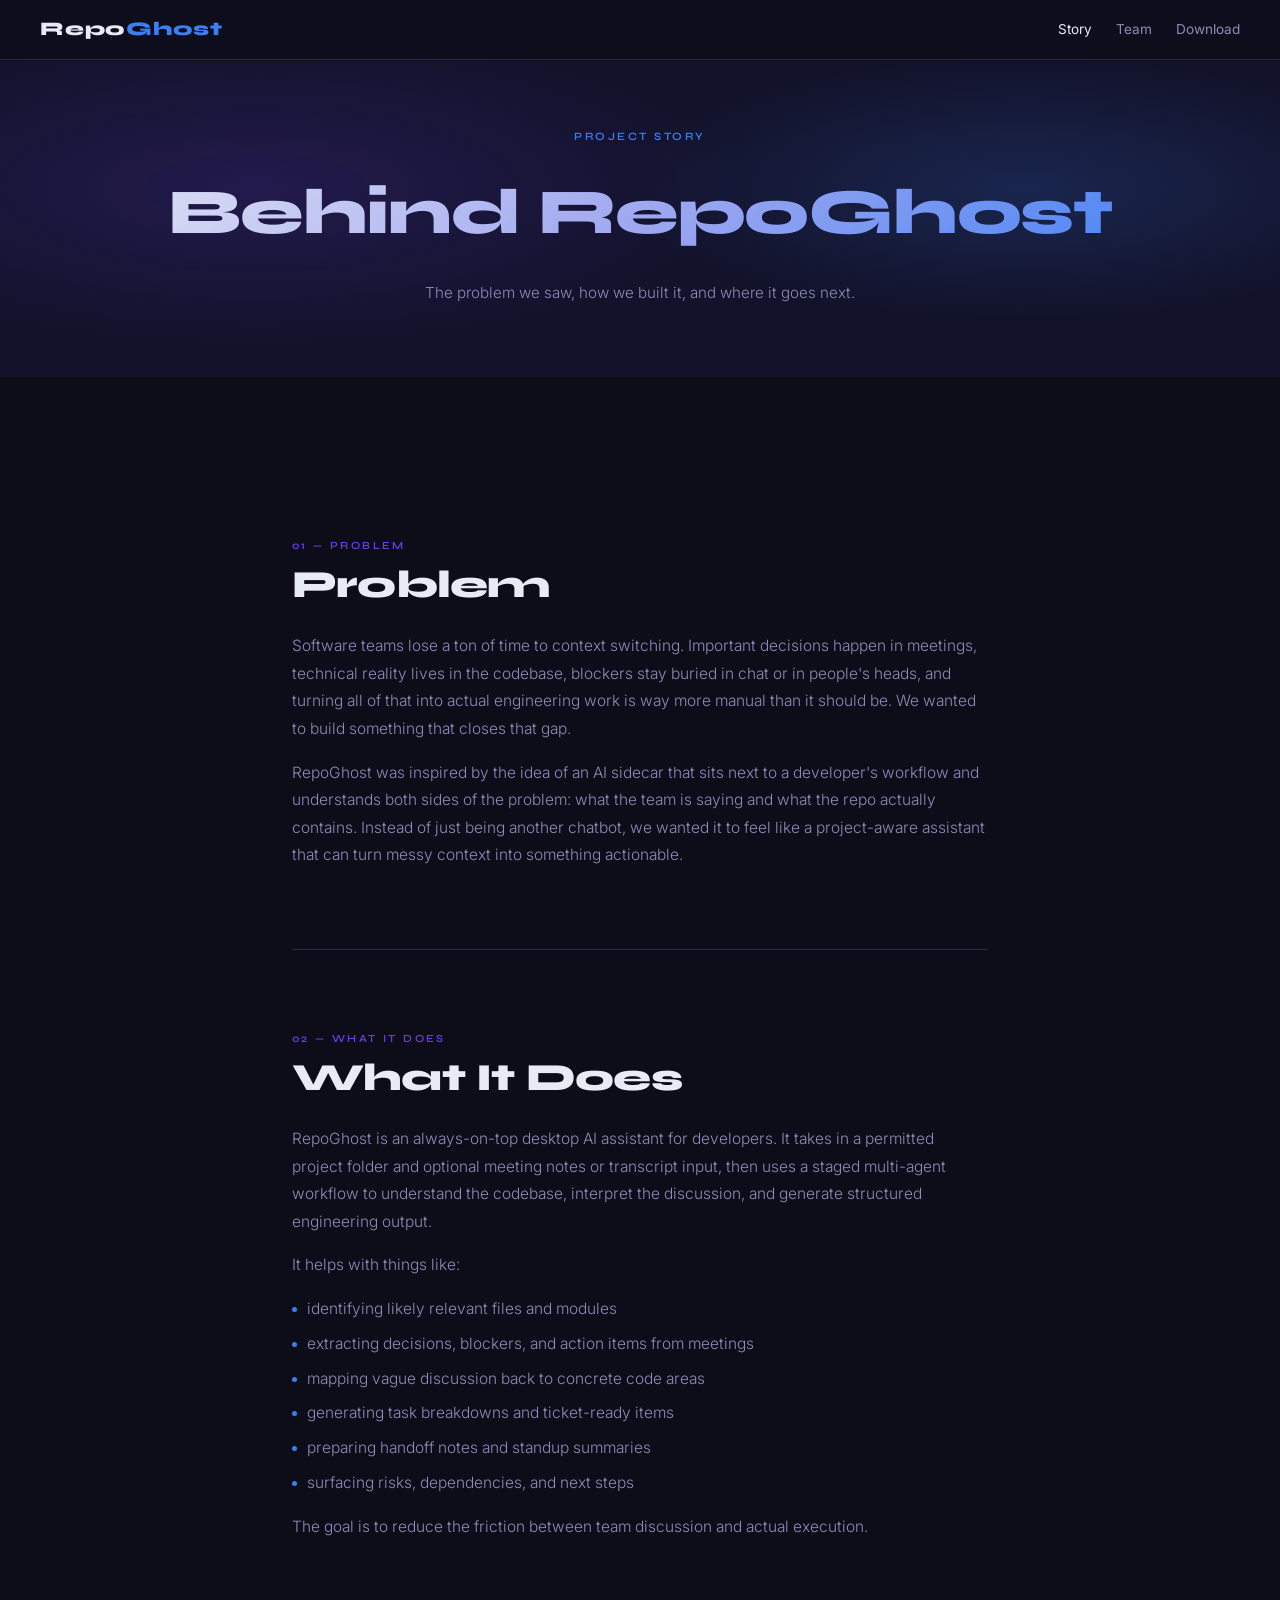
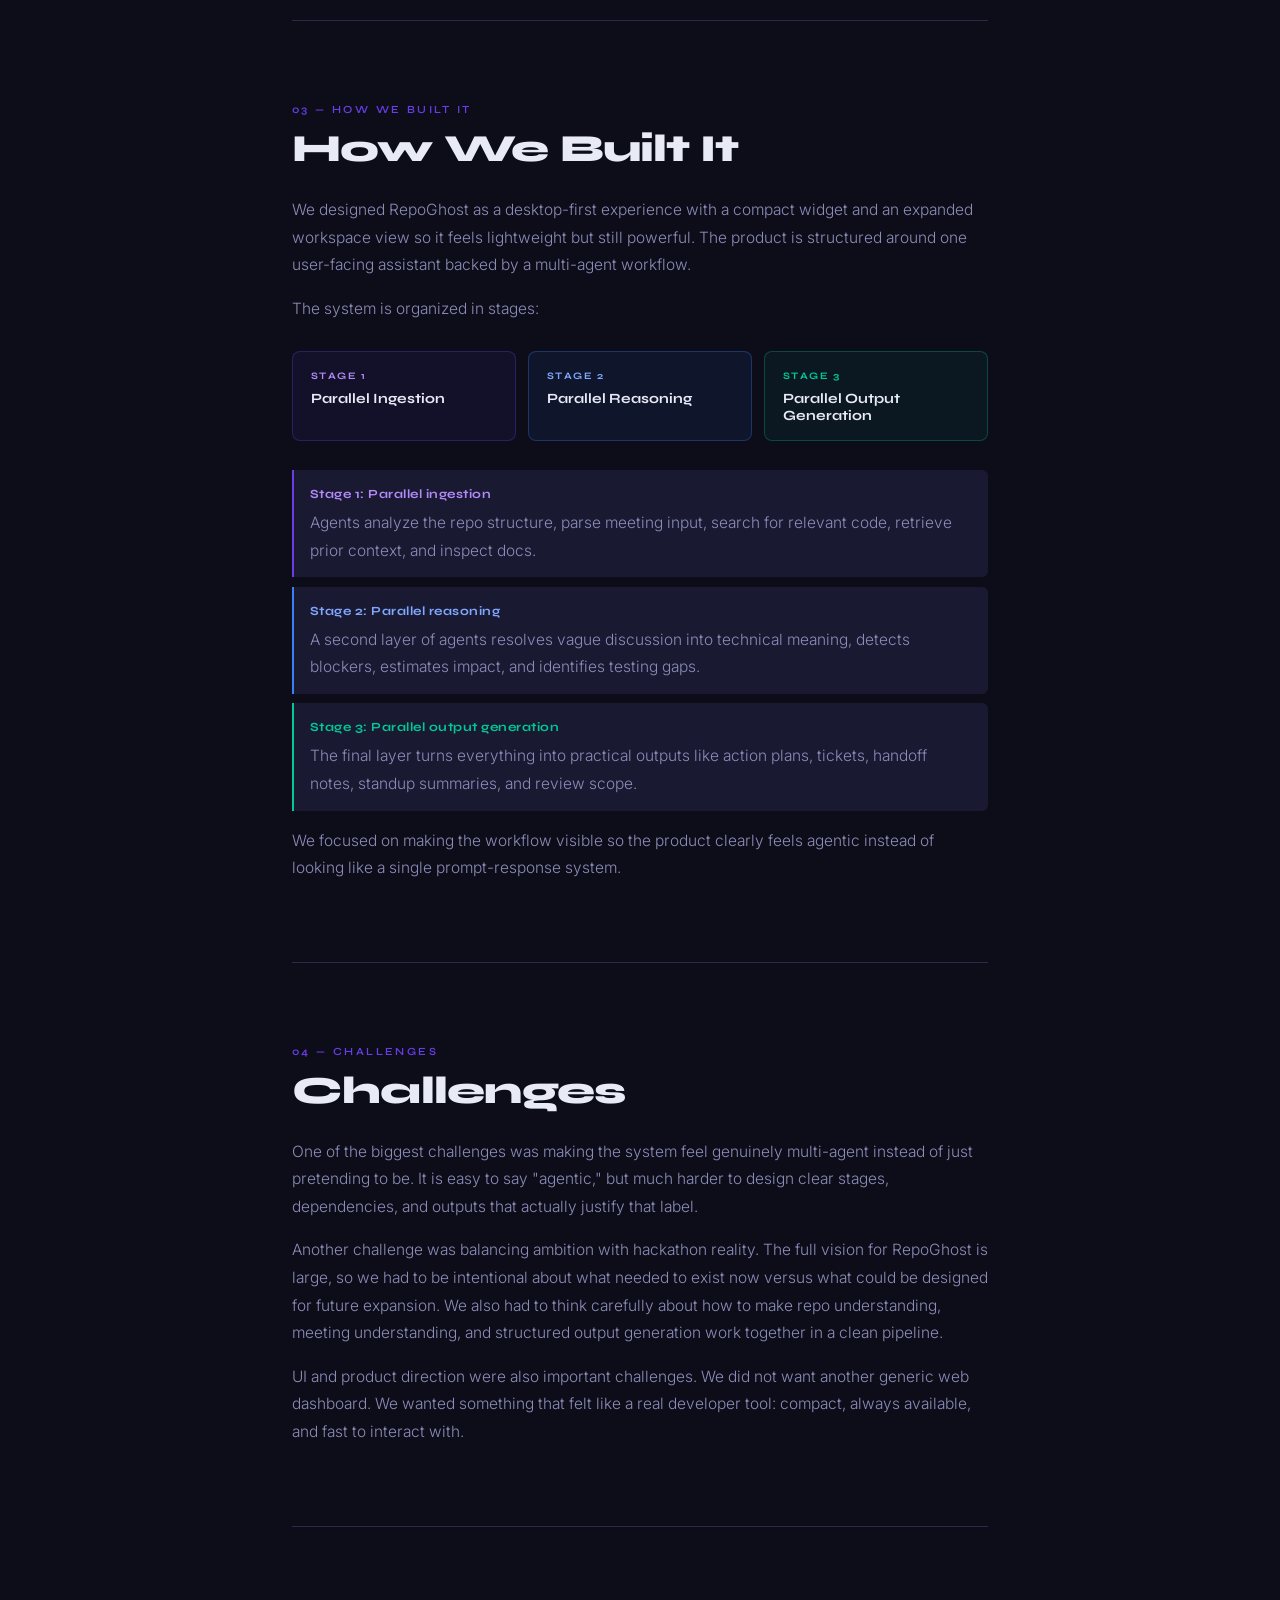
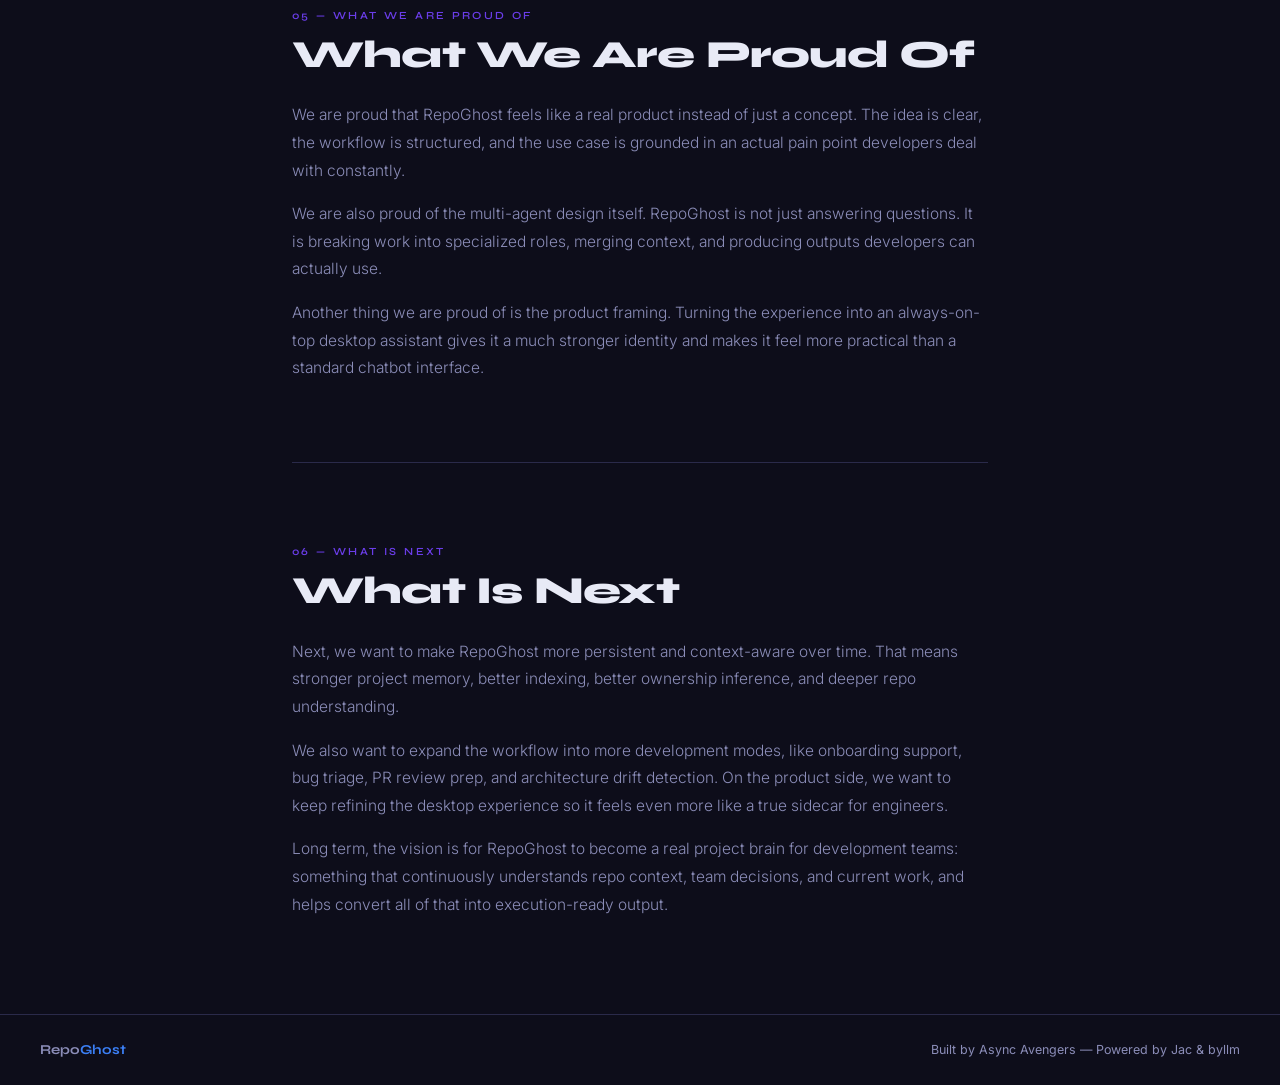
<file: story.html>
<!DOCTYPE html>
<!-- Color reference image: ../data/ref1.jpg (relative to this website/ directory) -->
<html lang="en">
<head>
  <meta charset="UTF-8" />
  <meta name="viewport" content="width=device-width, initial-scale=1.0" />
  <title>RepoGhost — Our Story</title>
  <meta name="description" content="How four engineers built RepoGhost at a hackathon — the story behind the graph-native AI sidecar." />
  <!-- Open Graph -->
  <meta property="og:type" content="website" />
  <meta property="og:url" content="https://repo-ghost.com/story.html" />
  <meta property="og:title" content="RepoGhost — Our Story" />
  <meta property="og:description" content="How four engineers built RepoGhost at a hackathon — the story behind the graph-native AI sidecar." />
  <meta property="og:image" content="https://repo-ghost.com/og-image.png" />
  <!-- Twitter Card -->
  <meta name="twitter:card" content="summary_large_image" />
  <meta name="twitter:url" content="https://repo-ghost.com/story.html" />
  <meta name="twitter:title" content="RepoGhost — Our Story" />
  <meta name="twitter:description" content="How four engineers built RepoGhost at a hackathon — the story behind the graph-native AI sidecar." />
  <meta name="twitter:image" content="https://repo-ghost.com/og-image.png" />
  <link rel="preconnect" href="https://fonts.googleapis.com" />
  <link rel="preconnect" href="https://fonts.gstatic.com" crossorigin />
  <link href="https://fonts.googleapis.com/css2?family=Syne:wght@400;600;700;800&family=Inter:wght@300;400;500&display=swap" rel="stylesheet" />
  <style>
    *, *::before, *::after { box-sizing: border-box; margin: 0; padding: 0; }

    :root {
      --bg-deep:     #0d0d1a;
      --bg-mid:      #12122a;
      --bg-card:     #191932;
      --bg-card2:    #1e1e3a;
      --accent:      #3b7ff5;
      --purple:      #6a3de8;
      --text:        #e8eaf6;
      --text-muted:  #8b8db8;
      --border:      #2a2a4a;
      --glow-blue:   rgba(59,127,245,0.18);
      --glow-purple: rgba(106,61,232,0.18);
    }

    html { scroll-behavior: smooth; }

    body {
      background: var(--bg-deep);
      color: var(--text);
      font-family: 'Inter', sans-serif;
      font-size: 16px;
      line-height: 1.6;
      min-height: 100vh;
      overflow-x: hidden;
    }

    /* ── NAV ── */
    nav {
      position: fixed;
      top: 0; left: 0; right: 0;
      z-index: 100;
      display: flex;
      align-items: center;
      justify-content: space-between;
      padding: 0 2.5rem;
      height: 60px;
      background: rgba(13,13,26,0.82);
      backdrop-filter: blur(14px);
      border-bottom: 1px solid var(--border);
    }

    .nav-logo {
      font-family: 'Syne', sans-serif;
      font-weight: 800;
      font-size: 1.2rem;
      letter-spacing: 0.04em;
      color: var(--text);
      text-decoration: none;
    }
    .nav-logo span { color: var(--accent); }

    .nav-link {
      font-size: 0.85rem;
      color: var(--text-muted);
      text-decoration: none;
      transition: color 0.2s;
    }
    .nav-link:hover { color: var(--text); }
    .nav-link.active { color: var(--text); }

    /* ── PAGE HEADER ── */
    .page-header {
      padding: 8rem 2rem 4.5rem;
      text-align: center;
      position: relative;
      overflow: hidden;
      background: var(--bg-mid);
    }

    .page-header::before {
      content: '';
      position: absolute;
      inset: 0;
      background:
        radial-gradient(ellipse 55% 60% at 20% 50%, var(--glow-purple) 0%, transparent 70%),
        radial-gradient(ellipse 45% 50% at 80% 50%, var(--glow-blue)   0%, transparent 70%);
      pointer-events: none;
    }

    .page-eyebrow {
      font-family: 'Syne', sans-serif;
      font-size: 0.7rem;
      font-weight: 600;
      letter-spacing: 0.22em;
      text-transform: uppercase;
      color: var(--accent);
      margin-bottom: 1rem;
      opacity: 0;
      transform: translateY(12px);
      animation: fadeUp 0.55s ease forwards 0.1s;
    }

    .page-title {
      font-family: 'Syne', sans-serif;
      font-weight: 800;
      font-size: clamp(2.4rem, 5.5vw, 4rem);
      letter-spacing: -0.02em;
      background: linear-gradient(135deg, #e8eaf6 0%, #a0a8f0 50%, var(--accent) 100%);
      -webkit-background-clip: text;
      -webkit-text-fill-color: transparent;
      background-clip: text;
      margin-bottom: 1rem;
      opacity: 0;
      transform: translateY(16px);
      animation: fadeUp 0.6s ease forwards 0.25s;
    }

    .page-desc {
      max-width: 500px;
      margin: 0 auto;
      font-size: 0.95rem;
      font-weight: 300;
      color: var(--text-muted);
      line-height: 1.65;
      opacity: 0;
      transform: translateY(12px);
      animation: fadeUp 0.6s ease forwards 0.42s;
    }

    /* ── STORY SECTIONS ── */
    .story-content {
      max-width: 760px;
      margin: 0 auto;
      padding: 0 2rem 6rem;
    }

    .story-section {
      padding-top: 5rem;
      border-top: 1px solid var(--border);
      margin-top: 5rem;
      opacity: 0;
      transform: translateY(24px);
      transition: opacity 0.55s ease, transform 0.55s ease;
    }
    .story-section:first-child {
      margin-top: 5rem;
      border-top: none;
    }
    .story-section.visible {
      opacity: 1;
      transform: translateY(0);
    }

    .section-num {
      font-family: 'Syne', sans-serif;
      font-size: 0.68rem;
      font-weight: 600;
      letter-spacing: 0.22em;
      text-transform: uppercase;
      color: var(--purple);
      margin-bottom: 0.6rem;
    }

    .section-heading {
      font-family: 'Syne', sans-serif;
      font-weight: 800;
      font-size: clamp(1.7rem, 3.5vw, 2.4rem);
      letter-spacing: -0.02em;
      color: var(--text);
      margin-bottom: 1.6rem;
      line-height: 1.1;
    }

    .section-body {
      font-size: 0.97rem;
      font-weight: 300;
      color: var(--text-muted);
      line-height: 1.78;
    }

    .section-body p + p { margin-top: 1rem; }

    .section-body ul {
      list-style: none;
      margin: 1rem 0;
      display: flex;
      flex-direction: column;
      gap: 0.45rem;
    }

    .section-body li {
      display: flex;
      align-items: baseline;
      gap: 0.65rem;
    }

    .section-body li::before {
      content: '';
      display: inline-block;
      width: 5px;
      height: 5px;
      border-radius: 50%;
      background: var(--accent);
      flex-shrink: 0;
      position: relative;
      top: -2px;
    }

    .section-body strong {
      color: var(--text);
      font-weight: 500;
    }

    /* ── STAGE CARD ROW ── */
    .stage-row {
      display: flex;
      align-items: stretch;
      gap: 0.75rem;
      margin: 1.8rem 0;
    }

    .stage-pill {
      flex: 1;
      border-radius: 8px;
      padding: 1rem 1.1rem;
      display: flex;
      flex-direction: column;
      gap: 0.3rem;
      border: 1px solid var(--border);
      transition: transform 0.18s, box-shadow 0.18s;
    }
    .stage-pill:hover { transform: translateY(-3px); }

    .stage-pill.s1 {
      background: rgba(106,61,232,0.08);
      border-color: rgba(106,61,232,0.3);
    }
    .stage-pill.s2 {
      background: rgba(59,127,245,0.08);
      border-color: rgba(59,127,245,0.3);
    }
    .stage-pill.s3 {
      background: rgba(0,200,150,0.06);
      border-color: rgba(0,200,150,0.28);
    }

    .stage-pill:hover.s1 { box-shadow: 0 6px 20px rgba(106,61,232,0.18); }
    .stage-pill:hover.s2 { box-shadow: 0 6px 20px rgba(59,127,245,0.18); }
    .stage-pill:hover.s3 { box-shadow: 0 6px 20px rgba(0,200,150,0.15); }

    .pill-num {
      font-family: 'Syne', sans-serif;
      font-size: 0.62rem;
      font-weight: 700;
      letter-spacing: 0.16em;
      text-transform: uppercase;
    }
    .s1 .pill-num { color: #b18af8; }
    .s2 .pill-num { color: #80a8ff; }
    .s3 .pill-num { color: #00c896; }

    .pill-name {
      font-family: 'Syne', sans-serif;
      font-size: 0.88rem;
      font-weight: 700;
      line-height: 1.2;
      color: var(--text);
    }

    /* sub-stage descriptions */
    .stage-desc-block {
      margin: 0.6rem 0 0.6rem 0;
      padding: 0.8rem 1rem;
      border-left: 2px solid var(--border);
      background: var(--bg-card);
      border-radius: 0 6px 6px 0;
    }

    .stage-desc-block + .stage-desc-block { margin-top: 0.5rem; }

    .stage-desc-block strong {
      display: block;
      font-family: 'Syne', sans-serif;
      font-size: 0.78rem;
      font-weight: 700;
      letter-spacing: 0.04em;
      margin-bottom: 0.25rem;
    }

    .stage-desc-block.s1 { border-left-color: var(--purple); }
    .stage-desc-block.s1 strong { color: #b18af8; }
    .stage-desc-block.s2 { border-left-color: var(--accent); }
    .stage-desc-block.s2 strong { color: #80a8ff; }
    .stage-desc-block.s3 { border-left-color: #00c896; }
    .stage-desc-block.s3 strong { color: #00c896; }

    /* ── FOOTER ── */
    footer {
      padding: 1.5rem 2.5rem;
      background: var(--bg-deep);
      border-top: 1px solid var(--border);
      display: flex;
      align-items: center;
      justify-content: space-between;
      flex-wrap: wrap;
      gap: 0.5rem;
    }

    .footer-logo {
      font-family: 'Syne', sans-serif;
      font-size: 0.85rem;
      font-weight: 700;
      color: var(--text-muted);
    }
    .footer-logo span { color: var(--accent); }
    .footer-copy { font-size: 0.78rem; color: var(--text-muted); }

    /* ── ANIMATIONS ── */
    @keyframes fadeUp {
      to { opacity: 1; transform: translateY(0); }
    }

    /* ── RESPONSIVE ── */
    @media (max-width: 640px) {
      .stage-row { flex-direction: column; }
    }

    /* ── HAMBURGER / MOBILE NAV ── */
    .nav-links {
      display: flex;
      gap: 1.5rem;
      align-items: center;
    }

    .hamburger {
      display: none;
      flex-direction: column;
      justify-content: center;
      gap: 5px;
      background: none;
      border: none;
      cursor: pointer;
      padding: 6px 4px;
    }

    .hamburger .bar {
      display: block;
      width: 22px;
      height: 2px;
      background: #e8eaf6;
      border-radius: 2px;
      transition: transform 0.25s ease, opacity 0.25s ease;
      transform-origin: center;
    }

    .hamburger.open .bar:nth-child(1) { transform: translateY(7px) rotate(45deg); }
    .hamburger.open .bar:nth-child(2) { opacity: 0; transform: scaleX(0); }
    .hamburger.open .bar:nth-child(3) { transform: translateY(-7px) rotate(-45deg); }

    .nav-dropdown {
      position: fixed;
      top: 60px;
      left: 0;
      right: 0;
      z-index: 99;
      background: rgba(13,13,26,0.97);
      backdrop-filter: blur(14px);
      border-bottom: 1px solid transparent;
      max-height: 0;
      overflow: hidden;
      transition: max-height 0.28s ease, border-color 0.28s ease;
    }

    .nav-dropdown.open {
      max-height: 300px;
      border-bottom-color: #2a2a4a;
    }

    .nav-dropdown a {
      display: block;
      padding: 0.85rem 2.5rem;
      font-size: 0.9rem;
      font-family: 'Inter', sans-serif;
      font-weight: 400;
      color: #8b8db8;
      text-decoration: none;
      border-bottom: 1px solid #2a2a4a;
      transition: color 0.15s, background 0.15s;
    }
    .nav-dropdown a:last-child { border-bottom: none; }
    .nav-dropdown a:hover { color: #e8eaf6; background: rgba(59,127,245,0.06); }
    .nav-dropdown a.active { color: #e8eaf6; }

    @media (max-width: 767px) {
      .nav-links { display: none; }
      .hamburger  { display: flex; }
    }

    .nav-cta {
      display: inline-flex;
      align-items: center;
      padding: 0.45rem 1.1rem;
      background: linear-gradient(135deg, #3b7ff5 0%, #6a3de8 100%);
      color: #fff !important;
      font-family: 'Syne', sans-serif;
      font-weight: 700;
      font-size: 0.8rem;
      letter-spacing: 0.04em;
      text-decoration: none;
      border-radius: 8px;
      transition: transform 0.18s, box-shadow 0.18s;
      box-shadow: 0 4px 16px rgba(59,127,245,0.3);
    }
    .nav-cta:hover { transform: translateY(-1px); box-shadow: 0 6px 24px rgba(59,127,245,0.45); }
  </style>
</head>
<body>

  <!-- NAV -->
  <nav>
    <a class="nav-logo" href="index.html">Repo<span>Ghost</span></a>
    <div class="nav-links">
      <a class="nav-link active" href="story.html">Story</a>
      <a class="nav-link" href="team.html">Team</a>
      <a class="nav-link" href="download.html">Download</a>
      <!-- <a class="nav-cta" href="https://app.repo-ghost.com" target="_blank" rel="noopener">Try it Live</a> -->
    </div>
    <button class="hamburger" id="nav-hamburger" aria-label="Toggle menu" aria-expanded="false">
      <span class="bar"></span>
      <span class="bar"></span>
      <span class="bar"></span>
    </button>
  </nav>
  <div class="nav-dropdown" id="nav-dropdown">
    <a href="story.html" class="active">Story</a>
    <a href="team.html">Team</a>
    <a href="download.html">Download</a>
    <!-- <a href="https://app.repo-ghost.com" target="_blank" rel="noopener">Try it Live</a> -->
  </div>

  <!-- ── PAGE HEADER ── -->
  <div class="page-header">
    <p class="page-eyebrow">Project Story</p>
    <h1 class="page-title">Behind RepoGhost</h1>
    <p class="page-desc">The problem we saw, how we built it, and where it goes next.</p>
  </div>

  <!-- ── STORY SECTIONS ── -->
  <div class="story-content">

    <!-- 01 PROBLEM -->
    <section class="story-section" data-section>
      <p class="section-num">01 &mdash; Problem</p>
      <h2 class="section-heading">Problem</h2>
      <div class="section-body">
        <p>Software teams lose a ton of time to context switching. Important decisions happen in meetings, technical reality lives in the codebase, blockers stay buried in chat or in people's heads, and turning all of that into actual engineering work is way more manual than it should be. We wanted to build something that closes that gap.</p>
        <p>RepoGhost was inspired by the idea of an AI sidecar that sits next to a developer's workflow and understands both sides of the problem: what the team is saying and what the repo actually contains. Instead of just being another chatbot, we wanted it to feel like a project-aware assistant that can turn messy context into something actionable.</p>
      </div>
    </section>

    <!-- 02 WHAT IT DOES -->
    <section class="story-section" data-section>
      <p class="section-num">02 &mdash; What It Does</p>
      <h2 class="section-heading">What It Does</h2>
      <div class="section-body">
        <p>RepoGhost is an always-on-top desktop AI assistant for developers. It takes in a permitted project folder and optional meeting notes or transcript input, then uses a staged multi-agent workflow to understand the codebase, interpret the discussion, and generate structured engineering output.</p>
        <p>It helps with things like:</p>
        <ul>
          <li>identifying likely relevant files and modules</li>
          <li>extracting decisions, blockers, and action items from meetings</li>
          <li>mapping vague discussion back to concrete code areas</li>
          <li>generating task breakdowns and ticket-ready items</li>
          <li>preparing handoff notes and standup summaries</li>
          <li>surfacing risks, dependencies, and next steps</li>
        </ul>
        <p>The goal is to reduce the friction between team discussion and actual execution.</p>
      </div>
    </section>

    <!-- 03 HOW WE BUILT IT -->
    <section class="story-section" data-section>
      <p class="section-num">03 &mdash; How We Built It</p>
      <h2 class="section-heading">How We Built It</h2>
      <div class="section-body">
        <p>We designed RepoGhost as a desktop-first experience with a compact widget and an expanded workspace view so it feels lightweight but still powerful. The product is structured around one user-facing assistant backed by a multi-agent workflow.</p>
        <p>The system is organized in stages:</p>

        <!-- Stage card row -->
        <div class="stage-row">
          <div class="stage-pill s1">
            <span class="pill-num">Stage 1</span>
            <span class="pill-name">Parallel Ingestion</span>
          </div>
          <div class="stage-pill s2">
            <span class="pill-num">Stage 2</span>
            <span class="pill-name">Parallel Reasoning</span>
          </div>
          <div class="stage-pill s3">
            <span class="pill-num">Stage 3</span>
            <span class="pill-name">Parallel Output Generation</span>
          </div>
        </div>

        <div class="stage-desc-block s1">
          <strong>Stage 1: Parallel ingestion</strong>
          Agents analyze the repo structure, parse meeting input, search for relevant code, retrieve prior context, and inspect docs.
        </div>
        <div class="stage-desc-block s2">
          <strong>Stage 2: Parallel reasoning</strong>
          A second layer of agents resolves vague discussion into technical meaning, detects blockers, estimates impact, and identifies testing gaps.
        </div>
        <div class="stage-desc-block s3">
          <strong>Stage 3: Parallel output generation</strong>
          The final layer turns everything into practical outputs like action plans, tickets, handoff notes, standup summaries, and review scope.
        </div>

        <p style="margin-top:1rem;">We focused on making the workflow visible so the product clearly feels agentic instead of looking like a single prompt-response system.</p>
      </div>
    </section>

    <!-- 04 CHALLENGES -->
    <section class="story-section" data-section>
      <p class="section-num">04 &mdash; Challenges</p>
      <h2 class="section-heading">Challenges</h2>
      <div class="section-body">
        <p>One of the biggest challenges was making the system feel genuinely multi-agent instead of just pretending to be. It is easy to say "agentic," but much harder to design clear stages, dependencies, and outputs that actually justify that label.</p>
        <p>Another challenge was balancing ambition with hackathon reality. The full vision for RepoGhost is large, so we had to be intentional about what needed to exist now versus what could be designed for future expansion. We also had to think carefully about how to make repo understanding, meeting understanding, and structured output generation work together in a clean pipeline.</p>
        <p>UI and product direction were also important challenges. We did not want another generic web dashboard. We wanted something that felt like a real developer tool: compact, always available, and fast to interact with.</p>
      </div>
    </section>

    <!-- 05 WHAT WE ARE PROUD OF -->
    <section class="story-section" data-section>
      <p class="section-num">05 &mdash; What We Are Proud Of</p>
      <h2 class="section-heading">What We Are Proud Of</h2>
      <div class="section-body">
        <p>We are proud that RepoGhost feels like a real product instead of just a concept. The idea is clear, the workflow is structured, and the use case is grounded in an actual pain point developers deal with constantly.</p>
        <p>We are also proud of the multi-agent design itself. RepoGhost is not just answering questions. It is breaking work into specialized roles, merging context, and producing outputs developers can actually use.</p>
        <p>Another thing we are proud of is the product framing. Turning the experience into an always-on-top desktop assistant gives it a much stronger identity and makes it feel more practical than a standard chatbot interface.</p>
      </div>
    </section>

    <!-- 06 WHAT IS NEXT -->
    <section class="story-section" data-section>
      <p class="section-num">06 &mdash; What Is Next</p>
      <h2 class="section-heading">What Is Next</h2>
      <div class="section-body">
        <p>Next, we want to make RepoGhost more persistent and context-aware over time. That means stronger project memory, better indexing, better ownership inference, and deeper repo understanding.</p>
        <p>We also want to expand the workflow into more development modes, like onboarding support, bug triage, PR review prep, and architecture drift detection. On the product side, we want to keep refining the desktop experience so it feels even more like a true sidecar for engineers.</p>
        <p>Long term, the vision is for RepoGhost to become a real project brain for development teams: something that continuously understands repo context, team decisions, and current work, and helps convert all of that into execution-ready output.</p>
      </div>
    </section>

  </div>

  <!-- ── FOOTER ── -->
  <footer>
    <span class="footer-logo">Repo<span>Ghost</span></span>
    <span class="footer-copy">Built by Async Avengers &mdash; Powered by Jac &amp; byllm</span>
  </footer>

  <script>
    (function () {
      var sections = document.querySelectorAll('[data-section]');
      if (!('IntersectionObserver' in window)) {
        sections.forEach(function (s) { s.classList.add('visible'); });
        return;
      }
      var observer = new IntersectionObserver(function (entries) {
        entries.forEach(function (entry) {
          if (entry.isIntersecting) {
            entry.target.classList.add('visible');
            observer.unobserve(entry.target);
          }
        });
      }, { threshold: 0.08 });
      sections.forEach(function (s) { observer.observe(s); });
    })();
  </script>

  <script>
    (function () {
      var btn      = document.getElementById('nav-hamburger');
      var dropdown = document.getElementById('nav-dropdown');
      if (!btn || !dropdown) return;
      btn.addEventListener('click', function () {
        var open = btn.classList.toggle('open');
        dropdown.classList.toggle('open', open);
        btn.setAttribute('aria-expanded', String(open));
      });
      dropdown.querySelectorAll('a').forEach(function (link) {
        link.addEventListener('click', function () {
          btn.classList.remove('open');
          dropdown.classList.remove('open');
          btn.setAttribute('aria-expanded', 'false');
        });
      });
    })();
  </script>

</body>
</html>
</file>
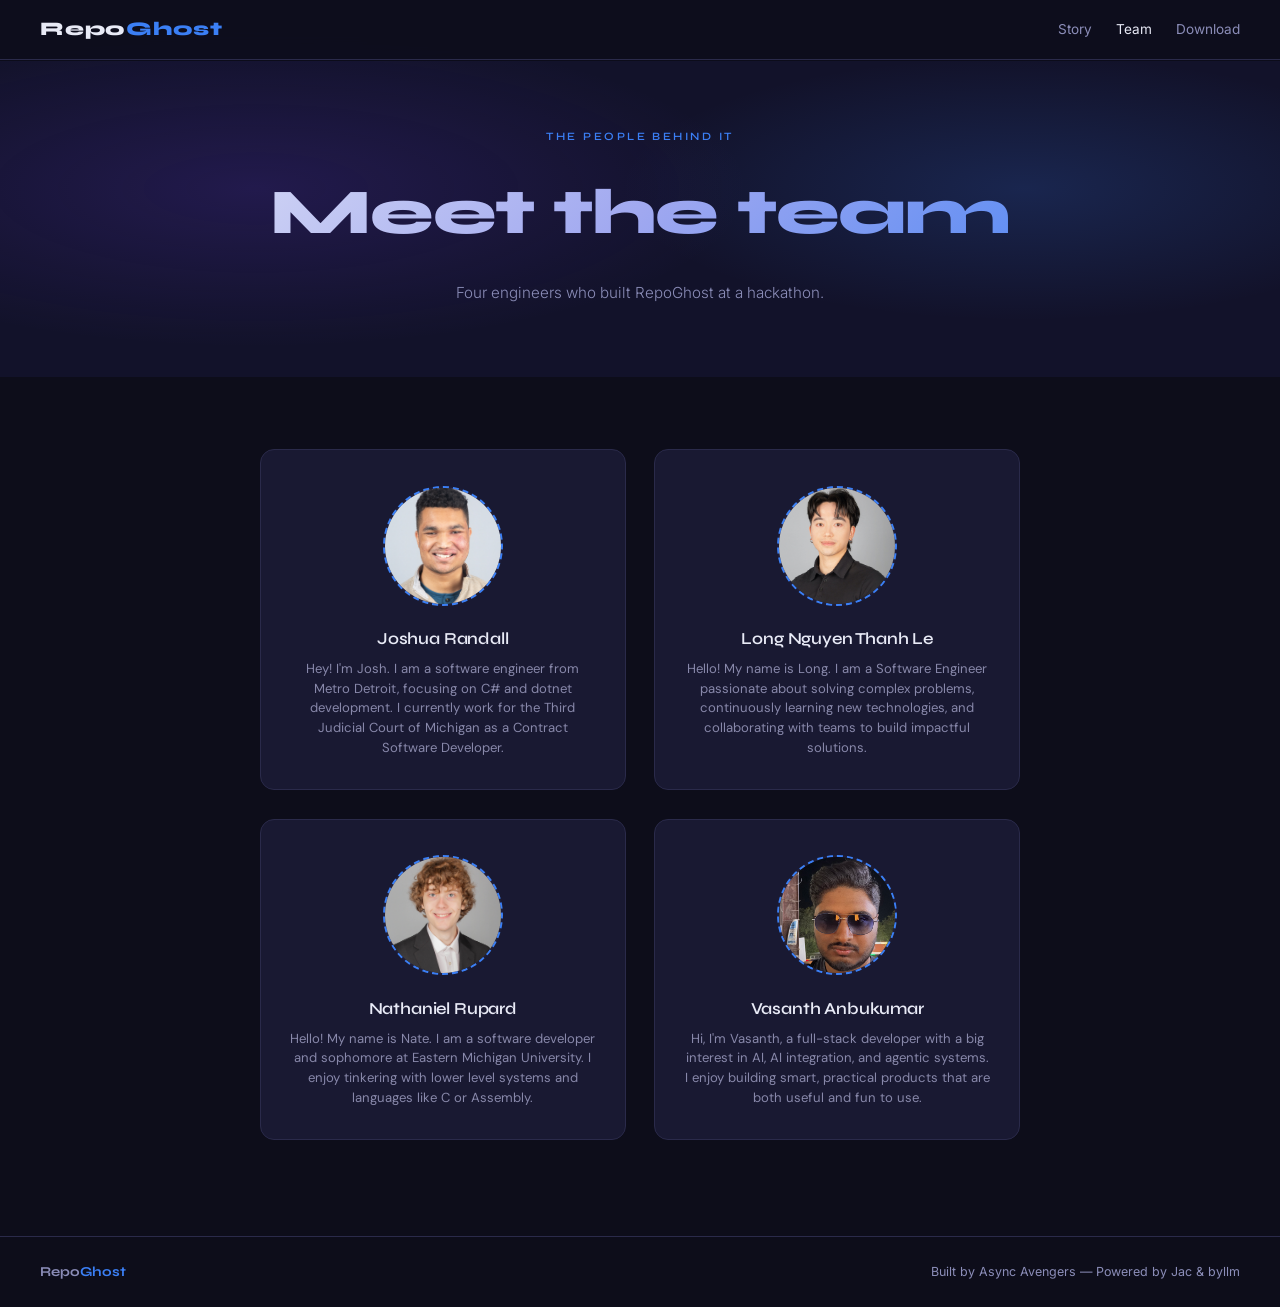
<file: team.html>
<!doctype html>
<!-- Color reference image: ../data/ref1.jpg (relative to this website/ directory) -->
<html lang="en">
  <head>
    <meta charset="UTF-8" />
    <meta name="viewport" content="width=device-width, initial-scale=1.0" />
    <title>RepoGhost — The Team</title>
    <link rel="preconnect" href="https://fonts.googleapis.com" />
    <link rel="preconnect" href="https://fonts.gstatic.com" crossorigin />
    <link
      href="https://fonts.googleapis.com/css2?family=Syne:wght@400;600;700;800&family=Inter:wght@300;400;500&family=DM+Sans:wght@300;400;500&display=swap"
      rel="stylesheet"
    />
    <style>
      *, *::before, *::after { box-sizing: border-box; margin: 0; padding: 0; }

      :root {
        --bg-deep: #0d0d1a;
        --bg-mid: #12122a;
        --bg-card: #191932;
        --bg-card2: #1e1e3a;
        --accent: #3b7ff5;
        --purple: #6a3de8;
        --text: #e8eaf6;
        --text-muted: #8b8db8;
        --border: #2a2a4a;
        --glow-blue: rgba(59, 127, 245, 0.18);
        --glow-purple: rgba(106, 61, 232, 0.18);
      }

      html {
        scroll-behavior: smooth;
      }

      body {
        background: var(--bg-deep);
        color: var(--text);
        font-family: "Inter", sans-serif;
        font-size: 16px;
        line-height: 1.6;
        min-height: 100vh;
        overflow-x: hidden;
      }

      /* ── NAV ── */
      nav {
        position: fixed;
        top: 0;
        left: 0;
        right: 0;
        z-index: 100;
        display: flex;
        align-items: center;
        justify-content: space-between;
        padding: 0 2.5rem;
        height: 60px;
        background: rgba(13, 13, 26, 0.82);
        backdrop-filter: blur(14px);
        border-bottom: 1px solid var(--border);
      }

      .nav-logo {
        font-family: "Syne", sans-serif;
        font-weight: 800;
        font-size: 1.2rem;
        letter-spacing: 0.04em;
        color: var(--text);
        text-decoration: none;
      }
      .nav-logo span {
        color: var(--accent);
      }

      .nav-link {
        font-size: 0.85rem;
        color: var(--text-muted);
        text-decoration: none;
        transition: color 0.2s;
      }
      .nav-link:hover {
        color: var(--text);
      }
      .nav-link.active {
        color: var(--text);
      }

      /* ── PAGE HEADER ── */
      .page-header {
        padding: 8rem 2rem 4.5rem;
        text-align: center;
        position: relative;
        overflow: hidden;
        background: var(--bg-mid);
      }

      .page-header::before {
        content: "";
        position: absolute;
        inset: 0;
        background:
          radial-gradient(
            ellipse 55% 60% at 20% 50%,
            var(--glow-purple) 0%,
            transparent 70%
          ),
          radial-gradient(
            ellipse 45% 50% at 80% 50%,
            var(--glow-blue) 0%,
            transparent 70%
          );
        pointer-events: none;
      }

      .page-eyebrow {
        font-family: "Syne", sans-serif;
        font-size: 0.7rem;
        font-weight: 600;
        letter-spacing: 0.22em;
        text-transform: uppercase;
        color: var(--accent);
        margin-bottom: 1rem;
        opacity: 0;
        transform: translateY(12px);
        animation: fadeUp 0.55s ease forwards 0.1s;
      }

      .page-title {
        font-family: "Syne", sans-serif;
        font-weight: 800;
        font-size: clamp(2.4rem, 5.5vw, 4rem);
        letter-spacing: -0.02em;
        background: linear-gradient(
          135deg,
          #e8eaf6 0%,
          #a0a8f0 50%,
          var(--accent) 100%
        );
        -webkit-background-clip: text;
        -webkit-text-fill-color: transparent;
        background-clip: text;
        margin-bottom: 1rem;
        opacity: 0;
        transform: translateY(16px);
        animation: fadeUp 0.6s ease forwards 0.25s;
      }

      .page-desc {
        max-width: 500px;
        margin: 0 auto;
        font-size: 0.95rem;
        font-weight: 300;
        color: var(--text-muted);
        line-height: 1.65;
        opacity: 0;
        transform: translateY(12px);
        animation: fadeUp 0.6s ease forwards 0.42s;
      }

      /* ── TEAM SECTION ── */
      .team-section {
        padding: 4.5rem 2rem 6rem;
        background: var(--bg-deep);
      }

      .team-grid {
        display: grid;
        grid-template-columns: repeat(2, 1fr);
        gap: 1.8rem;
        max-width: 760px;
        margin: 0 auto;
      }

      /* ── TEAM CARD ── */
      .team-card {
        background: var(--bg-card);
        border: 1px solid var(--border);
        border-radius: 14px;
        padding: 2.2rem 1.8rem 2rem;
        text-align: center;
        transition:
          transform 0.2s,
          box-shadow 0.2s,
          border-color 0.2s;
        opacity: 0;
        transform: translateY(22px);
        animation: fadeUp 0.6s ease forwards;
      }
      .team-card:hover {
        transform: translateY(-4px);
        box-shadow: 0 8px 32px rgba(59, 127, 245, 0.1);
        border-color: rgba(59, 127, 245, 0.28);
      }

      .team-card:nth-child(1) {
        animation-delay: 0.55s;
      }
      .team-card:nth-child(2) {
        animation-delay: 0.7s;
      }
      .team-card:nth-child(3) {
        animation-delay: 0.85s;
      }
      .team-card:nth-child(4) {
        animation-delay: 1s;
      }

      /* ── PHOTO CIRCLE ── */
      .member-photo {
        width: 120px;
        height: 120px;
        border-radius: 50%;
        overflow: hidden;
        margin: 0 auto 1.3rem;
        background: #1e1e3a;
        border: 2px dashed #3b7ff5;
        position: relative;
        display: flex;
        align-items: center;
        justify-content: center;
        flex-shrink: 0;
      }

      /* Fallback SVG — always present, img covers it when loaded */
      .member-photo-fallback {
        position: absolute;
        inset: 0;
        display: flex;
        align-items: center;
        justify-content: center;
      }

      /* img sits on top; onerror hides it to reveal the fallback */
      .member-photo img {
        position: absolute;
        inset: 0;
        width: 100%;
        height: 100%;
        object-fit: cover;
        object-position: center;
        display: block;
      }

      /* ── CARD TEXT ── */
      .member-name {
        font-family: "Syne", sans-serif;
        font-weight: 600;
        font-size: 1.05rem;
        letter-spacing: -0.01em;
        color: var(--text);
        margin-bottom: 0.35rem;
      }

      .member-bio {
        font-family: "DM Sans", sans-serif;
        font-size: 0.82rem;
        font-weight: 400;
        color: #8888aa;
        line-height: 1.5;
      }

      /* ── FOOTER ── */
      footer {
        padding: 1.5rem 2.5rem;
        background: var(--bg-deep);
        border-top: 1px solid var(--border);
        display: flex;
        align-items: center;
        justify-content: space-between;
        flex-wrap: wrap;
        gap: 0.5rem;
      }

      .footer-logo {
        font-family: "Syne", sans-serif;
        font-size: 0.85rem;
        font-weight: 700;
        color: var(--text-muted);
      }
      .footer-logo span {
        color: var(--accent);
      }
      .footer-copy {
        font-size: 0.78rem;
        color: var(--text-muted);
      }

      /* ── ANIMATIONS ── */
      @keyframes fadeUp {
        to {
          opacity: 1;
          transform: translateY(0);
        }
      }

      /* ── RESPONSIVE ── */
      @media (max-width: 640px) {
        .team-grid {
          grid-template-columns: 1fr;
        }
      }

      /* ── HAMBURGER / MOBILE NAV ── */
      .nav-links {
        display: flex;
        gap: 1.5rem;
        align-items: center;
      }

      .hamburger {
        display: none;
        flex-direction: column;
        justify-content: center;
        gap: 5px;
        background: none;
        border: none;
        cursor: pointer;
        padding: 6px 4px;
      }

      .hamburger .bar {
        display: block;
        width: 22px;
        height: 2px;
        background: #e8eaf6;
        border-radius: 2px;
        transition:
          transform 0.25s ease,
          opacity 0.25s ease;
        transform-origin: center;
      }

      .hamburger.open .bar:nth-child(1) {
        transform: translateY(7px) rotate(45deg);
      }
      .hamburger.open .bar:nth-child(2) {
        opacity: 0;
        transform: scaleX(0);
      }
      .hamburger.open .bar:nth-child(3) {
        transform: translateY(-7px) rotate(-45deg);
      }

      .nav-dropdown {
        position: fixed;
        top: 60px;
        left: 0;
        right: 0;
        z-index: 99;
        background: rgba(13, 13, 26, 0.97);
        backdrop-filter: blur(14px);
        border-bottom: 1px solid transparent;
        max-height: 0;
        overflow: hidden;
        transition:
          max-height 0.28s ease,
          border-color 0.28s ease;
      }

      .nav-dropdown.open {
        max-height: 300px;
        border-bottom-color: #2a2a4a;
      }

      .nav-dropdown a {
        display: block;
        padding: 0.85rem 2.5rem;
        font-size: 0.9rem;
        font-family: "Inter", sans-serif;
        font-weight: 400;
        color: #8b8db8;
        text-decoration: none;
        border-bottom: 1px solid #2a2a4a;
        transition:
          color 0.15s,
          background 0.15s;
      }
      .nav-dropdown a:last-child {
        border-bottom: none;
      }
      .nav-dropdown a:hover {
        color: #e8eaf6;
        background: rgba(59, 127, 245, 0.06);
      }
      .nav-dropdown a.active {
        color: #e8eaf6;
      }

      @media (max-width: 767px) {
        .nav-links {
          display: none;
        }
        .hamburger {
          display: flex;
        }
      }

      .nav-cta {
        display: inline-flex;
        align-items: center;
        padding: 0.45rem 1.1rem;
        background: linear-gradient(135deg, #3b7ff5 0%, #6a3de8 100%);
        color: #fff !important;
        font-family: 'Syne', sans-serif;
        font-weight: 700;
        font-size: 0.8rem;
        letter-spacing: 0.04em;
        text-decoration: none;
        border-radius: 8px;
        transition: transform 0.18s, box-shadow 0.18s;
        box-shadow: 0 4px 16px rgba(59,127,245,0.3);
      }
      .nav-cta:hover { transform: translateY(-1px); box-shadow: 0 6px 24px rgba(59,127,245,0.45); }
    </style>
    <meta property="og:type" content="website" />
    <meta property="og:url" content="https://repo-ghost.com/team.html" />
    <meta property="og:title" content="RepoGhost — The Team" />
    <meta property="og:description" content="Meet the four engineers who built RepoGhost at a hackathon." />
    <meta property="og:image" content="https://repo-ghost.com/og-image.png" />
    <!-- Twitter Card -->
    <meta name="twitter:card" content="summary_large_image" />
    <meta name="twitter:url" content="https://repo-ghost.com/team.html" />
    <meta name="twitter:title" content="RepoGhost — The Team" />
    <meta name="twitter:description" content="Meet the four engineers who built RepoGhost at a hackathon." />
    <meta name="twitter:image" content="https://repo-ghost.com/og-image.png" />
  </head>
  <body>
    <!-- NAV -->
    <nav>
      <a class="nav-logo" href="index.html">Repo<span>Ghost</span></a>
      <div class="nav-links">
        <a class="nav-link" href="story.html">Story</a>
        <a class="nav-link active" href="team.html">Team</a>
        <a class="nav-link" href="download.html">Download</a>
        <!-- <a class="nav-cta" href="https://app.repo-ghost.com" target="_blank" rel="noopener">Try it Live</a> -->
      </div>
      <button
        class="hamburger"
        id="nav-hamburger"
        aria-label="Toggle menu"
        aria-expanded="false"
      >
        <span class="bar"></span>
        <span class="bar"></span>
        <span class="bar"></span>
      </button>
    </nav>
    <div class="nav-dropdown" id="nav-dropdown">
      <a href="story.html">Story</a>
      <a href="team.html" class="active">Team</a>
      <a href="download.html">Download</a>
      <!-- <a href="https://app.repo-ghost.com" target="_blank" rel="noopener">Try it Live</a> -->
    </div>

    <!-- ── PAGE HEADER ── -->
    <div class="page-header">
      <p class="page-eyebrow">The People Behind It</p>
      <h1 class="page-title">Meet the team</h1>
      <p class="page-desc">
        Four engineers who built RepoGhost at a hackathon.
      </p>
    </div>

    <!-- ── TEAM GRID ── -->
    <div class="team-section">
      <div class="team-grid">
        <!-- Joshua Randall -->
        <div class="team-card">
          <div class="member-photo">
            <div class="member-photo-fallback" aria-hidden="true">
              <svg
                xmlns="http://www.w3.org/2000/svg"
                width="44"
                height="44"
                viewBox="0 0 24 24"
                fill="none"
                stroke="#3b7ff5"
                stroke-width="1.5"
                stroke-linecap="round"
                stroke-linejoin="round"
              >
                <circle cx="12" cy="8" r="4" />
                <path d="M20 21a8 8 0 0 0-16 0" />
              </svg>
            </div>
            <img
              src="team/joshua.jpg"
              alt="Joshua Randall"
              width="120"
              height="120"
              onerror="this.style.display = 'none'"
            />
          </div>
          <p class="member-name">Joshua Randall</p>
          <p class="member-bio">
            Hey! I'm Josh. I am a software engineer from Metro Detroit, focusing
            on C# and dotnet development. I currently work for the Third
            Judicial Court of Michigan as a Contract Software Developer.
          </p>
        </div>

        <!-- Long Nguyen Thanh Le -->
        <div class="team-card">
          <div class="member-photo">
            <div class="member-photo-fallback" aria-hidden="true">
              <svg
                xmlns="http://www.w3.org/2000/svg"
                width="44"
                height="44"
                viewBox="0 0 24 24"
                fill="none"
                stroke="#3b7ff5"
                stroke-width="1.5"
                stroke-linecap="round"
                stroke-linejoin="round"
              >
                <circle cx="12" cy="8" r="4" />
                <path d="M20 21a8 8 0 0 0-16 0" />
              </svg>
            </div>
            <img
              src="team/long.jpg"
              alt="Long Nguyen Thanh Le"
              width="120"
              height="120"
              onerror="this.style.display = 'none'"
            />
          </div>
          <p class="member-name">Long Nguyen Thanh Le</p>
          <p class="member-bio">
            Hello! My name is Long. I am a Software Engineer passionate about
            solving complex problems, continuously learning new technologies,
            and collaborating with teams to build impactful solutions.
          </p>
        </div>

        <!-- Nathan Rupard -->
        <div class="team-card">
          <div class="member-photo">
            <div class="member-photo-fallback" aria-hidden="true">
              <svg
                xmlns="http://www.w3.org/2000/svg"
                width="44"
                height="44"
                viewBox="0 0 24 24"
                fill="none"
                stroke="#3b7ff5"
                stroke-width="1.5"
                stroke-linecap="round"
                stroke-linejoin="round"
              >
                <circle cx="12" cy="8" r="4" />
                <path d="M20 21a8 8 0 0 0-16 0" />
              </svg>
            </div>
            <img
              src="team/nathan.jpg"
              alt="Nathan Rupard"
              width="120"
              height="120"
              onerror="this.style.display = 'none'"
            />
          </div>
          <p class="member-name">Nathaniel Rupard</p>
          <p class="member-bio">
            Hello! My name is Nate. I am a software developer and sophomore at
            Eastern Michigan University. I enjoy tinkering with lower level
            systems and languages like C or Assembly.
          </p>
        </div>

        <!-- Vasanth Anbukumar -->
        <div class="team-card">
          <div class="member-photo">
            <div class="member-photo-fallback" aria-hidden="true">
              <svg
                xmlns="http://www.w3.org/2000/svg"
                width="44"
                height="44"
                viewBox="0 0 24 24"
                fill="none"
                stroke="#3b7ff5"
                stroke-width="1.5"
                stroke-linecap="round"
                stroke-linejoin="round"
              >
                <circle cx="12" cy="8" r="4" />
                <path d="M20 21a8 8 0 0 0-16 0" />
              </svg>
            </div>
            <img
              src="team/vasanth.jpg"
              alt="Vasanth Anbukumar"
              width="120"
              height="120"
              onerror="this.style.display = 'none'"
            />
          </div>
          <p class="member-name">Vasanth Anbukumar</p>
          <p class="member-bio">
            Hi, I'm Vasanth, a full-stack developer with a big interest in AI,
            AI integration, and agentic systems. I enjoy building smart,
            practical products that are both useful and fun to use.
          </p>
        </div>
      </div>
    </div>

    <!-- ── FOOTER ── -->
    <footer>
      <span class="footer-logo">Repo<span>Ghost</span></span>
      <span class="footer-copy"
        >Built by Async Avengers &mdash; Powered by Jac &amp; byllm</span
      >
    </footer>

    <script>
      (function () {
        var btn = document.getElementById("nav-hamburger");
        var dropdown = document.getElementById("nav-dropdown");
        if (!btn || !dropdown) return;
        btn.addEventListener("click", function () {
          var open = btn.classList.toggle("open");
          dropdown.classList.toggle("open", open);
          btn.setAttribute("aria-expanded", String(open));
        });
        dropdown.querySelectorAll("a").forEach(function (link) {
          link.addEventListener("click", function () {
            btn.classList.remove("open");
            dropdown.classList.remove("open");
            btn.setAttribute("aria-expanded", "false");
          });
        });
      })();
    </script>
  </body>
</html>
</file>
